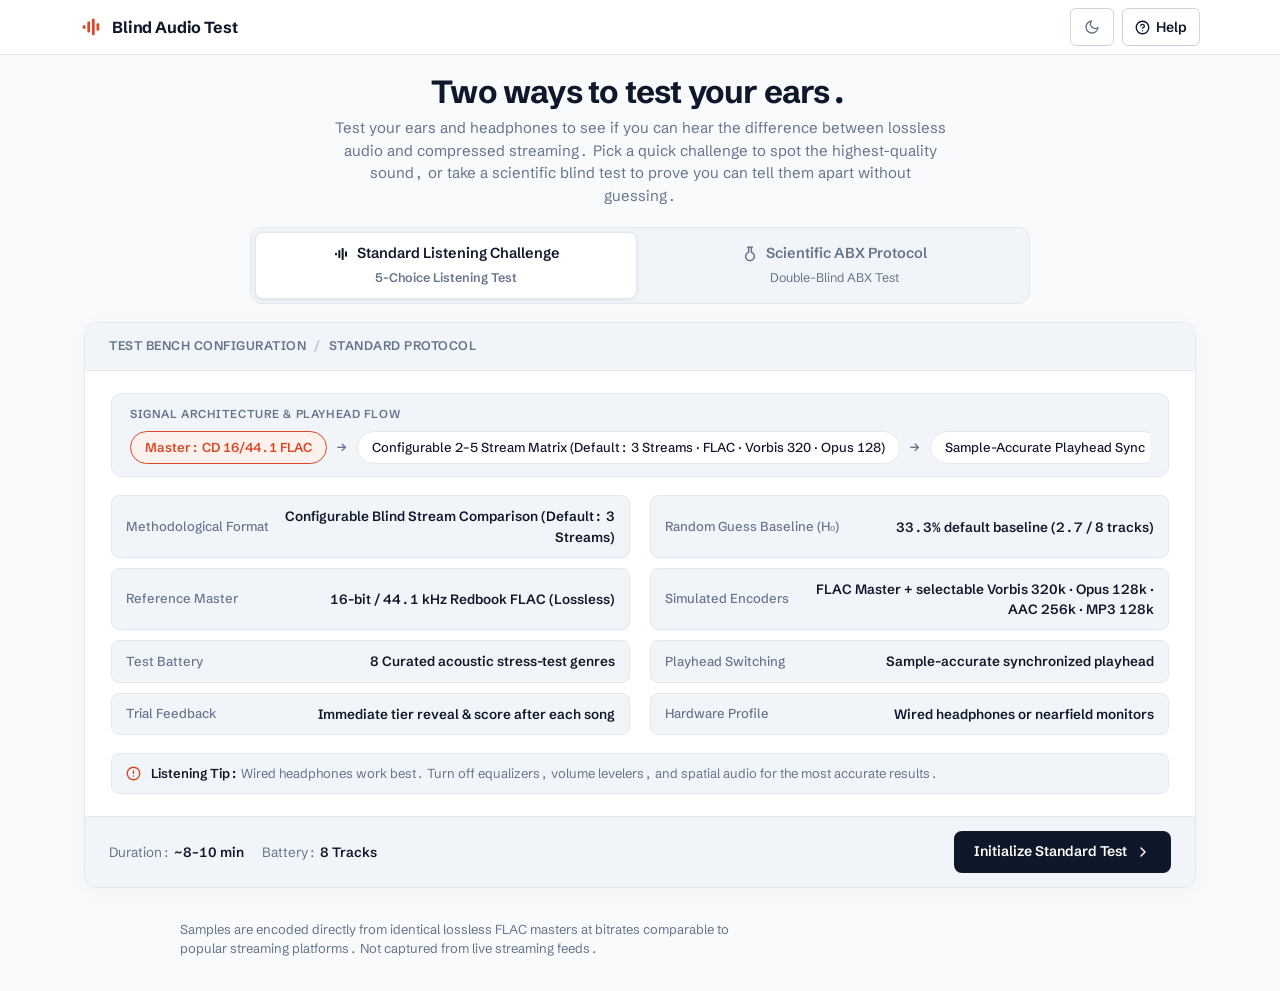
<file: index.html>
<!doctype html>
<html lang="en">
<head>
<meta charset="utf-8">
<meta name="viewport" content="width=device-width, initial-scale=1">
<title>Blind Audio Quality Test &middot; Scientific ABX</title>
<link rel="preconnect" href="https://fonts.googleapis.com">
<link rel="preconnect" href="https://fonts.gstatic.com" crossorigin>
<link href="https://fonts.googleapis.com/css2?family=Schibsted+Grotesk:wght@400;500;600;700&display=swap" rel="stylesheet">
<script src="tracks-catalog.js"></script>
<script src="scientific-stats.js"></script>
<script src="scientific-audio.js"></script>
<script>
  (function() {
    try {
      const savedTheme = localStorage.getItem('theme');
      if (savedTheme === 'dark' || (!savedTheme && window.matchMedia && window.matchMedia('(prefers-color-scheme: dark)').matches)) {
        document.documentElement.setAttribute('data-theme', 'dark');
      } else {
        document.documentElement.setAttribute('data-theme', 'light');
      }
    } catch (e) { /* Fallback: localStorage restricted by browser security or private browsing mode */ }
  })();
</script>
<link rel="stylesheet" href="style.css">
</head>
<body>

<header class="bar">
  <div class="bar-in">
    <div class="brand" id="brand-home" role="button" tabindex="0" title="Return to Mode Portal">
      <svg width="22" height="22" viewBox="0 0 24 24" fill="currentColor" aria-hidden="true"><rect x="3" y="10" width="3" height="4" rx="1"/><rect x="8" y="6" width="3" height="12" rx="1"/><rect x="13" y="3" width="3" height="18" rx="1"/><rect x="18" y="8" width="3" height="8" rx="1"/></svg>
      <span>Blind Audio Test</span>
    </div>
    <span class="mode-badge badge-standard" id="mode-badge" style="display: none;">Standard</span>
    <div class="progress" id="progress" role="progressbar" aria-label="Test progress" aria-valuenow="0" aria-valuemin="0" aria-valuemax="8" style="display: none;">
      <div class="segs" id="segs"></div>
      <span class="progress-text" id="progress-text"></span>
    </div>
    <div class="bar-actions">
      <button class="btn btn-quiet btn-sm" id="btn-theme-toggle" title="Toggle theme" aria-label="Toggle dark/light theme">
        <svg class="icon-sun" width="16" height="16" viewBox="0 0 24 24" fill="none" stroke="currentColor" stroke-width="2" stroke-linecap="round" stroke-linejoin="round" style="display: none;" aria-hidden="true"><circle cx="12" cy="12" r="5"/><line x1="12" y1="1" x2="12" y2="3"/><line x1="12" y1="21" x2="12" y2="23"/><line x1="4.22" y1="4.22" x2="5.64" y2="5.64"/><line x1="18.36" y1="18.36" x2="19.78" y2="19.78"/><line x1="1" y1="12" x2="3" y2="12"/><line x1="21" y1="12" x2="23" y2="12"/><line x1="4.22" y1="19.78" x2="5.64" y2="18.36"/><line x1="18.36" y1="5.64" x2="19.78" y2="4.22"/></svg>
        <svg class="icon-moon" width="16" height="16" viewBox="0 0 24 24" fill="none" stroke="currentColor" stroke-width="2" stroke-linecap="round" stroke-linejoin="round" aria-hidden="true"><path d="M21 12.79A9 9 0 1 1 11.21 3 7 7 0 0 0 21 12.79z"/></svg>
      </button>
      <button class="btn btn-quiet btn-sm btn-top-hotkeys" id="btn-top-hotkeys" title="Help &amp; Protocols (?)" aria-label="View testing guide and keyboard shortcuts">
        <svg width="15" height="15" viewBox="0 0 24 24" fill="none" stroke="currentColor" stroke-width="2.2" stroke-linecap="round" stroke-linejoin="round"><circle cx="12" cy="12" r="10"/><path d="M9.09 9a3 3 0 0 1 5.83 1c0 2-3 3-3 3"/><line x1="12" y1="17" x2="12.01" y2="17"/></svg>
        <span class="lbl-hotkeys">Help</span>
      </button>
      <button class="btn btn-quiet btn-sm" id="reshuffle" aria-label="Reshuffle songs" style="display: none;">
        <svg width="16" height="16" viewBox="0 0 24 24" fill="none" stroke="currentColor" stroke-width="2" stroke-linecap="round" stroke-linejoin="round" aria-hidden="true"><path d="M21.5 2v6h-6M21.34 15.57a10 10 0 1 1-.57-8.38l5.67-5.67"/></svg>
        <span class="lbl">Reshuffle</span>
      </button>
      <button class="btn btn-quiet btn-sm" id="btn-switch-mode" aria-label="Switch Test Mode" style="display: none;">
        <svg width="16" height="16" viewBox="0 0 24 24" fill="none" stroke="currentColor" stroke-width="2" stroke-linecap="round" stroke-linejoin="round" aria-hidden="true"><polyline points="16 3 21 3 21 8"/><line x1="4" y1="20" x2="21" y2="3"/><polyline points="21 16 21 21 16 21"/><line x1="15" y1="15" x2="21" y2="21"/><line x1="4" y1="4" x2="9" y2="9"/></svg>
        <span class="lbl">Switch Mode</span>
      </button>
    </div>
  </div>
</header>

<!-- ==========================================================================
     1. MODE SELECTION VIEW (#view-mode-select)
     ========================================================================== -->
<div id="view-mode-select" class="page view">
  <div class="portal-hero">
    <h1>Two ways to test your ears.</h1>
    <p class="lede">Test your ears and headphones to see if you can hear the difference between lossless audio and compressed streaming. Pick a quick challenge to spot the highest-quality sound, or take a scientific blind test to prove you can tell them apart without guessing.</p>
  </div>

  <!-- Segmented Methodology Switcher -->
  <div class="bench-switcher" role="tablist" aria-label="Acoustic Evaluation Methodology">
    <button class="bench-tab active" role="tab" id="tab-bench-standard" aria-selected="true" aria-controls="panel-bench-standard">
      <span class="bench-tab-title">
        <svg width="16" height="16" viewBox="0 0 24 24" fill="currentColor" aria-hidden="true"><rect x="3" y="10" width="3" height="4" rx="1"/><rect x="8" y="6" width="3" height="12" rx="1"/><rect x="13" y="3" width="3" height="18" rx="1"/><rect x="18" y="8" width="3" height="8" rx="1"/></svg>
        Standard Listening Challenge
      </span>
      <span class="bench-tab-sub">5-Choice Listening Test</span>
    </button>
    <button class="bench-tab" role="tab" id="tab-bench-scientific" aria-selected="false" aria-controls="panel-bench-scientific">
      <span class="bench-tab-title">
        <svg width="16" height="16" viewBox="0 0 24 24" fill="none" stroke="currentColor" stroke-width="2.2" stroke-linecap="round" stroke-linejoin="round" aria-hidden="true"><path d="M10 2v7.31M14 2v7.31M8.5 2h7M14 9.3a6.5 6.5 0 1 1-4 0"/></svg>
        Scientific ABX Protocol
      </span>
      <span class="bench-tab-sub">Double-Blind ABX Test</span>
    </button>
  </div>

  <!-- Unified Test Bench Console -->
  <div class="bench-console" role="region" aria-label="Test Bench Configuration">
    <!-- Panel 1: Standard Mode -->
    <div id="panel-bench-standard" class="bench-panel" role="tabpanel" aria-labelledby="tab-bench-standard">
      <div class="bench-header">
        <div class="bench-header-title">
          <span>Test Bench Configuration</span>
          <span style="opacity: 0.4;">/</span>
          <span>Standard Protocol</span>
        </div>
      </div>

      <div class="bench-body">
        <div class="signal-chain">
          <div class="signal-chain-label">Signal Architecture &amp; Playhead Flow</div>
          <div class="signal-flow">
            <span class="signal-node highlight">Master: CD 16/44.1 FLAC</span>
            <span class="signal-arrow">&rarr;</span>
            <span class="signal-node">Configurable 2–5 Stream Matrix (Default: 3 Streams &middot; FLAC &middot; Vorbis 320 &middot; Opus 128)</span>
            <span class="signal-arrow">&rarr;</span>
            <span class="signal-node">Sample-Accurate Playhead Sync</span>
            <span class="signal-arrow">&rarr;</span>
            <span class="signal-node">Instant Reveal &amp; Ranking</span>
          </div>
        </div>

        <div class="bench-spec-grid bench-spec-table">
          <div class="spec-item">
            <span class="spec-label">Methodological Format</span>
            <span class="spec-val">Configurable Blind Stream Comparison (Default: 3 Streams)</span>
          </div>
          <div class="spec-item">
            <span class="spec-label">Random Guess Baseline (H₀)</span>
            <span class="spec-val"><span class="mono-spec">33.3%</span> default baseline (2.7 / 8 tracks)</span>
          </div>
          <div class="spec-item">
            <span class="spec-label">Reference Master</span>
            <span class="spec-val"><span class="mono-spec">16-bit / 44.1 kHz</span> Redbook FLAC (Lossless)</span>
          </div>
          <div class="spec-item">
            <span class="spec-label">Simulated Encoders</span>
            <span class="spec-val"><span class="mono-spec">FLAC Master</span> + selectable <span class="mono-spec">Vorbis 320k</span> &middot; <span class="mono-spec">Opus 128k</span> &middot; <span class="mono-spec">AAC 256k</span> &middot; <span class="mono-spec">MP3 128k</span></span>
          </div>
          <div class="spec-item">
            <span class="spec-label">Test Battery</span>
            <span class="spec-val">8 Curated acoustic stress-test genres</span>
          </div>
          <div class="spec-item">
            <span class="spec-label">Playhead Switching</span>
            <span class="spec-val">Sample-accurate synchronized playhead</span>
          </div>
          <div class="spec-item">
            <span class="spec-label">Trial Feedback</span>
            <span class="spec-val">Immediate tier reveal &amp; score after each song</span>
          </div>
          <div class="spec-item">
            <span class="spec-label">Hardware Profile</span>
            <span class="spec-val">Wired headphones or nearfield monitors</span>
          </div>
        </div>

        <div class="bench-advisory">
          <svg width="15" height="15" viewBox="0 0 24 24" fill="none" stroke="currentColor" stroke-width="2.2" stroke-linecap="round" stroke-linejoin="round" aria-hidden="true"><circle cx="12" cy="12" r="10"/><line x1="12" y1="8" x2="12" y2="12"/><line x1="12" y1="16" x2="12.01" y2="16"/></svg>
          <span><strong>Listening Tip:</strong> Wired headphones work best. Turn off equalizers, volume levelers, and spatial audio for the most accurate results.</span>
        </div>
      </div>

      <div class="bench-footer">
        <div class="bench-meta">
          <span class="bench-meta-item">Duration: <strong>~8&ndash;10 min</strong></span>
          <span class="bench-meta-item">Battery: <strong>8 Tracks</strong></span>
        </div>
        <div class="bench-actions">
          <button class="btn btn-primary btn-lg" id="btn-launch-standard">
            <span>Initialize Standard Test</span>
            <svg width="16" height="16" viewBox="0 0 24 24" fill="none" stroke="currentColor" stroke-width="2.2" stroke-linecap="round" stroke-linejoin="round" aria-hidden="true"><polyline points="9 18 15 12 9 6"/></svg>
          </button>
        </div>
      </div>
    </div>

    <!-- Panel 2: Scientific ABX Mode -->
    <div id="panel-bench-scientific" class="bench-panel" role="tabpanel" aria-labelledby="tab-bench-scientific" style="display: none;">
      <div class="bench-header">
        <div class="bench-header-title">
          <span>Test Bench Configuration</span>
          <span style="opacity: 0.4;">/</span>
          <span>Scientific ABX Protocol</span>
        </div>
      </div>

      <div class="bench-body">
        <div class="signal-chain">
          <div class="signal-chain-label">Signal Architecture &amp; Blinding Flow</div>
          <div class="signal-flow">
            <span class="signal-node highlight">Master: CD 16/44.1 FLAC</span>
            <span class="signal-arrow">&rarr;</span>
            <span class="signal-node">Comparison Target (AAC &middot; Opus &middot; MP3)</span>
            <span class="signal-arrow">&rarr;</span>
            <span class="signal-node">Hardware CSPRNG Blinding &amp; Gate</span>
            <span class="signal-arrow">&rarr;</span>
            <span class="signal-node">Clopper&ndash;Pearson 95% CI Verdict</span>
          </div>
        </div>

        <div class="bench-spec-grid bench-spec-table">
          <div class="spec-item">
            <span class="spec-label">Methodological Format</span>
            <span class="spec-val">Double-Blind 2-Alternative Forced Choice (2AFC)</span>
          </div>
          <div class="spec-item">
            <span class="spec-label">Null Hypothesis Rate (H₀)</span>
            <span class="spec-val"><span class="mono-spec">50.0%</span> coin-flip baseline chance</span>
          </div>
          <div class="spec-item">
            <span class="spec-label">Reference Master</span>
            <span class="spec-val"><span class="mono-spec">16-bit / 44.1 kHz</span> Redbook FLAC (Lossless)</span>
          </div>
          <div class="spec-item">
            <span class="spec-label">Comparison Target</span>
            <span class="spec-val">Configurable: <span class="mono-spec">Vorbis 320k</span>, <span class="mono-spec">AAC 256k</span>, <span class="mono-spec">Opus 128k</span>, <span class="mono-spec">MP3 128k</span></span>
          </div>
          <div class="spec-item">
            <span class="spec-label">Test Battery</span>
            <span class="spec-val">5 or 8 Curated acoustic stress genres</span>
          </div>
          <div class="spec-item">
            <span class="spec-label">Playhead Switching</span>
            <span class="spec-val"><span class="mono-spec">10ms</span> micro-crossfade with playhead sync</span>
          </div>
          <div class="spec-item">
            <span class="spec-label">Blinding &amp; Audition Gate</span>
            <span class="spec-val">CSPRNG encapsulated &middot; Mandatory <span class="mono-spec">&ge; 2.0s</span> gate</span>
          </div>
          <div class="spec-item">
            <span class="spec-label">Statistical Inference</span>
            <span class="spec-val">Exact binomial <span class="mono-spec">p-value</span> &middot; Clopper&ndash;Pearson <span class="mono-spec">95% CI</span></span>
          </div>
        </div>

        <div class="bench-advisory">
          <svg width="15" height="15" viewBox="0 0 24 24" fill="none" stroke="currentColor" stroke-width="2.2" stroke-linecap="round" stroke-linejoin="round" aria-hidden="true"><circle cx="12" cy="12" r="10"/><line x1="12" y1="8" x2="12" y2="12"/><line x1="12" y1="16" x2="12.01" y2="16"/></svg>
          <span><strong>Testing Tip:</strong> Setting your trial count upfront keeps the test fair and honest. A quick 30-second break between songs gives your ears time to rest.</span>
        </div>
      </div>

      <div class="bench-footer">
        <div class="bench-meta">
          <span class="bench-meta-item">Duration: <strong>~10&ndash;25 min</strong></span>
          <span class="bench-meta-item">Battery: <strong>5 or 8 Tracks (5&ndash;20 trials)</strong></span>
        </div>
        <div class="bench-actions">
          <button class="btn btn-primary btn-lg" id="btn-launch-scientific">
            <span>Configure Scientific ABX</span>
            <svg width="16" height="16" viewBox="0 0 24 24" fill="none" stroke="currentColor" stroke-width="2.2" stroke-linecap="round" stroke-linejoin="round" aria-hidden="true"><polyline points="9 18 15 12 9 6"/></svg>
          </button>
        </div>
      </div>
    </div>
  </div>
</div>

<!-- ==========================================================================
     2. STANDARD MODE VIEW (#view-standard)
     ========================================================================== -->
<main id="view-standard" class="page view" hidden>
  <h1>Can you hear the difference?</h1>
  <p class="lede">Each song presents mystery audio streams: one lossless CD master, and compressed versions from popular streaming services. By default, test Spotify 320 kbps and YouTube Opus 128 kbps against FLAC, or customize the active streams below.</p>

  <div class="touch-note" id="touch-note" role="note">
    <svg width="20" height="20" viewBox="0 0 24 24" fill="none" stroke="currentColor" stroke-width="2" stroke-linecap="round" stroke-linejoin="round" aria-hidden="true"><rect x="5" y="2" width="14" height="20" rx="2" ry="2"/><line x1="12" y1="18" x2="12.01" y2="18"/></svg>
    <span>On a phone? Speakers and Bluetooth earbuds can hide acoustic differences. For a meaningful test, we recommend a computer with wired headphones.</span>
  </div>

  <details class="tips" id="tips" open>
    <summary>
      For a fair listen <span class="hint-time">About 10 minutes</span>
      <svg class="chev" width="20" height="20" viewBox="0 0 24 24" fill="none" stroke="currentColor" stroke-width="2" stroke-linecap="round" stroke-linejoin="round" aria-hidden="true"><polyline points="6 9 12 15 18 9"/></svg>
    </summary>
    <div class="tips-body">
      <div class="tips-grid">
        <div class="tip">
          <svg width="22" height="22" viewBox="0 0 24 24" fill="none" stroke="currentColor" stroke-width="2" stroke-linecap="round" stroke-linejoin="round" aria-hidden="true"><path d="M3 18v-6a9 9 0 0 1 18 0v6"/><path d="M21 19a2 2 0 0 1-2 2h-1a2 2 0 0 1-2-2v-3a2 2 0 0 1 2-2h3zM3 19a2 2 0 0 0 2 2h1a2 2 0 0 0 2-2v-3a2 2 0 0 0-2-2H3z"/></svg>
          <div><b>Use wired headphones</b><span>Bluetooth re-compresses audio and can mask subtle acoustic details.</span></div>
        </div>
        <div class="tip">
          <svg width="22" height="22" viewBox="0 0 24 24" fill="none" stroke="currentColor" stroke-width="2" stroke-linecap="round" stroke-linejoin="round" aria-hidden="true"><path d="M12 22c5.523 0 10-4.477 10-10S17.523 2 12 2 2 6.477 2 12s4.477 10 10 10z"/><path d="m4.93 4.93 14.14 14.14"/></svg>
          <div><b>Find a quiet room</b><span>Background noise masks decay tails and micro-transients.</span></div>
        </div>
        <div class="tip">
          <svg width="22" height="22" viewBox="0 0 24 24" fill="none" stroke="currentColor" stroke-width="2" stroke-linecap="round" stroke-linejoin="round" aria-hidden="true"><polygon points="11 5 6 9 2 9 2 15 6 15 11 19 11 5"/><path d="M15.54 8.46a5 5 0 0 1 0 7.07"/></svg>
          <div><b>Turn off sound effects</b><span>Switch off EQ, bass boost, Dolby Atmos, and spatial audio.</span></div>
        </div>
        <div class="tip">
          <svg width="22" height="22" viewBox="0 0 24 24" fill="none" stroke="currentColor" stroke-width="2" stroke-linecap="round" stroke-linejoin="round" aria-hidden="true"><circle cx="12" cy="12" r="3"/><path d="M19.4 15a1.65 1.65 0 0 0 .33 1.82l.06.06a2 2 0 0 1 0 2.83 2 2 0 0 1-2.83 0l-.06-.06a1.65 1.65 0 0 0-1.82-.33 1.65 1.65 0 0 0-1 1.51V21a2 2 0 0 1-2 2 2 2 0 0 1-2-2v-.09A1.65 1.65 0 0 0 9 19.4a1.65 1.65 0 0 0-1.82.33l-.06.06a2 2 0 0 1-2.83 0 2 2 0 0 1 0-2.83l.06-.06a1.65 1.65 0 0 0 .33-1.82 1.65 1.65 0 0 0-1.51-1H3a2 2 0 0 1-2-2 2 2 0 0 1 2-2h.09A1.65 1.65 0 0 0 4.6 9a1.65 1.65 0 0 0-.33-1.82l-.06-.06a2 2 0 0 1 0-2.83 2 2 0 0 1 2.83 0l.06.06a1.65 1.65 0 0 0 1.82.33H9a1.65 1.65 0 0 0 1-1.51V3a2 2 0 0 1 2-2 2 2 0 0 1 2 2v.09a1.65 1.65 0 0 0 1 1.51 1.65 1.65 0 0 0 1.82-.33l.06-.06a2 2 0 0 1 2.83 0 2 2 0 0 1 0 2.83l-.06.06a1.65 1.65 0 0 0-.33 1.82V9a1.65 1.65 0 0 0 1.51 1H21a2 2 0 0 1 2 2 2 2 0 0 1-2 2h-.09a1.65 1.65 0 0 0-1.51 1z"/></svg>
          <div><b>Keep volume steady</b><span id="tip-chance-text">With 3 streams, pure random guessing averages 2.7 out of 8 (33% chance level).</span></div>
        </div>
      </div>
      <div class="tips-foot"><button class="btn btn-primary btn-sm" id="tips-ok">Got it</button></div>
    </div>
  </details>

  <!-- Standard Mode Stream Configurator -->
  <div class="std-stream-bar" id="std-stream-bar">
    <div class="std-stream-header">
      <div class="std-stream-title-group">
        <span class="std-stream-title">Streams to Compare</span>
        <span class="std-stream-badge" id="std-stream-badge">3 of 5 active &middot; 33.3% chance per track</span>
      </div>
      <button type="button" class="btn btn-quiet btn-xs" id="btn-std-reset-streams" title="Reset to default 3 streams (FLAC, Vorbis 320, Opus 128)">Reset to Default</button>
    </div>
    <div class="std-stream-chips" id="std-stream-chips" role="group" aria-label="Select audio streams to compare"></div>
  </div>

  <h2 class="sr-only">Songs</h2>
  <ol class="panel" id="qlist"></ol>

  <section class="results" id="results" hidden aria-labelledby="r-title"></section>
</main>

<!-- ==========================================================================
     3. SCIENTIFIC SETUP VIEW (#view-scientific-setup)
     ========================================================================== -->
<div id="view-scientific-setup" class="page view" hidden>
  <div class="sci-setup-container">
    <span class="badge-tag">Scientific Methodology</span>
    <h1>Double-Blind ABX Perceptual Testing</h1>
    <p class="lede">Strict double-blind statistical protocol designed to determine whether you can reliably hear the difference between lossless audio and compressed formats.</p>

    <!-- HOW DOES IT WORK? -->
    <div class="sci-explainer">
      <h3>How Does It Work?</h3>
      <div class="explainer-grid">
        <div class="explainer-item">
          <div class="explainer-badge">A</div>
          <div>
            <b>Source A (Lossless Master)</b>
            <p>CD-quality uncompressed 16-bit / 44.1 kHz FLAC reference audio.</p>
          </div>
        </div>
        <div class="explainer-item">
          <div class="explainer-badge">B</div>
          <div>
            <b>Source B (Lossy Target)</b>
            <p>Selected lossy encoded stream (Vorbis 320k, AAC 256k, Opus 128k, or MP3 128k).</p>
          </div>
        </div>
        <div class="explainer-item">
          <div class="explainer-badge x">X</div>
          <div>
            <b>Source X (Secret Target)</b>
            <p>Assigned to A or B via cryptographic CSPRNG. Decide: Is X equal to A, or X equal to B?</p>
          </div>
        </div>
      </div>
    </div>

    <!-- Setup Form -->
    <div class="sci-form">
      <!-- 1. Codec Comparison -->
      <div class="form-section">
        <h3>1. Select Codec Comparison</h3>
        <p class="form-sub">Compare CD 16/44.1 FLAC master against:</p>
        <div class="codec-options" role="radiogroup" aria-label="Codec Comparison">
          <label class="option-card" data-codec="vorbis320">
            <input type="radio" name="sci-codec" value="vorbis320">
            <div class="opt-body">
              <span class="opt-title">Spotify Vorbis 320 kbps</span>
              <span class="opt-desc">Spotify Premium highest lossy setting. High-bitrate perceptual coding with subtle high-frequency smoothing.</span>
            </div>
          </label>
          <label class="option-card active" data-codec="aac256">
            <input type="radio" name="sci-codec" value="aac256" checked>
            <div class="opt-body">
              <span class="opt-title">Apple AAC 256 kbps</span>
              <span class="opt-desc">Apple Music standard. High perceptual transparency across broad frequency bands.</span>
            </div>
          </label>
          <label class="option-card" data-codec="opus128">
            <input type="radio" name="sci-codec" value="opus128">
            <div class="opt-body">
              <span class="opt-title">YouTube Music Opus 128 kbps</span>
              <span class="opt-desc">Modern open codec. Industry benchmark for efficient mid-bitrate streaming.</span>
            </div>
          </label>
          <label class="option-card" data-codec="mp3128">
            <input type="radio" name="sci-codec" value="mp3128">
            <div class="opt-body">
              <span class="opt-title">Standard MP3 128 kbps</span>
              <span class="opt-desc">Classic legacy lossy encoding. Audible high-frequency cutoff and stereo collapse.</span>
            </div>
          </label>
        </div>
      </div>

      <!-- 2. Track Battery Selection -->
      <div class="form-section">
        <h3>2. Select Track Battery</h3>
        <p class="form-sub">Number of acoustic genre categories to evaluate:</p>
        <div class="track-options" role="radiogroup" aria-label="Track Battery">
          <label class="option-card active" data-tracks="5">
            <input type="radio" name="sci-tracks" value="5" checked>
            <div class="opt-body">
              <span class="opt-title">5 Tracks (Quick Battery)</span>
              <span class="opt-desc">5 randomly sampled acoustic genres. Ideal for a targeted listening session.</span>
            </div>
          </label>
          <label class="option-card" data-tracks="8">
            <input type="radio" name="sci-tracks" value="8">
            <div class="opt-body">
              <span class="opt-title">8 Tracks (Full Acoustic Battery)</span>
              <span class="opt-desc">All 8 acoustic stress categories (vocals, piano, drums, EDM, funk, pop, orchestra, J-pop).</span>
            </div>
          </label>
        </div>
      </div>

      <!-- 3. Trial Presets -->
      <div class="form-section">
        <h3>3. Select Trial Length (Trials per Track)</h3>
        <p class="form-sub">Inspired by digitalfeed presets. More trials yield greater statistical power and tighter confidence intervals:</p>
        <div class="preset-options" role="radiogroup" aria-label="Trial Count Presets">
          <label class="preset-card" data-preset="5">
            <input type="radio" name="sci-preset" value="5">
            <div class="preset-body">
              <span class="preset-name">"I'm busy, do 5 trials"</span>
              <span class="preset-detail"><span id="preset-busy-n">25</span> total trials &middot; ~5&ndash;10 mins</span>
            </div>
          </label>
          <label class="preset-card active" data-preset="10">
            <input type="radio" name="sci-preset" value="10" checked>
            <div class="preset-body">
              <span class="preset-name">"I'm curious, do 10 trials"</span>
              <span class="preset-detail"><span id="preset-curious-n">50</span> total trials &middot; ~10&ndash;15 mins</span>
            </div>
          </label>
          <label class="preset-card" data-preset="20">
            <input type="radio" name="sci-preset" value="20">
            <div class="preset-body">
              <span class="preset-name">"I'm serious, do 20 trials"</span>
              <span class="preset-detail"><span id="preset-serious-n">100</span> total trials &middot; ~20&ndash;35 mins</span>
            </div>
          </label>
        </div>
      </div>

      <!-- 4. Pre-Registration Statistical Summary Box -->
      <div class="sci-stat-box" id="sci-stat-box">
        <div class="stat-box-header">
          <svg width="20" height="20" viewBox="0 0 24 24" fill="none" stroke="currentColor" stroke-width="2" stroke-linecap="round" stroke-linejoin="round"><path d="M14 2H6a2 2 0 0 0-2 2v16a2 2 0 0 0 2 2h12a2 2 0 0 0 2-2V8z"/><polyline points="14 2 14 8 20 8"/><line x1="16" y1="13" x2="8" y2="13"/><line x1="16" y1="17" x2="8" y2="17"/><polyline points="10 9 9 9 8 9"/></svg>
          <b>Pre-Registration Statistical Summary</b>
        </div>
        <div class="stat-box-grid">
          <div class="stat-pill">
            <span class="stat-label">Total Trials (N)</span>
            <span class="stat-val" id="stat-n">50</span>
          </div>
          <div class="stat-pill">
            <span class="stat-label">Critical Threshold (S_crit)</span>
            <span class="stat-val" id="stat-scrit">32 correct (64%)</span>
          </div>
          <div class="stat-pill">
            <span class="stat-label">Test Size (&alpha;)</span>
            <span class="stat-val" id="stat-alpha">p = 0.0325 (&le; 0.05)</span>
          </div>
          <div class="stat-pill">
            <span class="stat-label">Min Detectable Effect (80%)</span>
            <span class="stat-val" id="stat-mde">72.8%</span>
          </div>
        </div>
        <p class="stat-note" id="stat-note">To establish a statistically significant audible difference (p &le; 0.05), you must achieve at least 32 correct answers out of 50 trials.</p>
      </div>

      <!-- Actions -->
      <div class="sci-setup-actions">
        <button class="btn btn-quiet" id="btn-show-hotkeys">
          <svg width="18" height="18" viewBox="0 0 24 24" fill="none" stroke="currentColor" stroke-width="2" stroke-linecap="round" stroke-linejoin="round"><rect x="2" y="4" width="20" height="16" rx="2"/><line x1="6" y1="8" x2="6" y2="8"/><line x1="10" y1="8" x2="10" y2="8"/><line x1="14" y1="8" x2="14" y2="8"/><line x1="18" y1="8" x2="18" y2="8"/><line x1="6" y1="12" x2="6" y2="12"/><line x1="18" y1="12" x2="18" y2="12"/><line x1="7" y1="16" x2="17" y2="16"/></svg>
          Instructions &amp; Hotkeys
        </button>
        <button class="btn btn-primary btn-lg btn-accent" id="btn-begin-scientific">Begin Test</button>
      </div>
    </div>
  </div>
</div>

<!-- ==========================================================================
     4. SCIENTIFIC TRIAL VIEW (#view-scientific-trial)
     ========================================================================== -->
<div id="view-scientific-trial" class="page view" hidden>
  <div class="sci-trial-card">
    <!-- Meta Counters -->
    <div class="trial-meta-bar">
      <div class="meta-track" id="trial-meta-track">Track 1 of 5</div>
      <div class="meta-trial" id="trial-meta-trial">Trial 1 of 10</div>
      <div class="meta-total" id="trial-meta-total">Total: Trial 1 of 50</div>
    </div>
    <div class="sci-progress-bar">
      <div class="sci-progress-fill" id="trial-progress-fill" style="width: 2%;"></div>
    </div>

    <!-- Track Profile -->
    <div class="sci-track-profile">
      <img id="sci-cover" class="sci-cover" src="covers/song1.jpg" alt="Track cover art">
      <div class="sci-track-info">
        <h2 id="sci-title">All I Ask</h2>
        <div class="sci-artist"><span id="sci-artist">Adele</span> &middot; <span id="sci-cat">Intimate Solo Vocal</span></div>
        <p class="sci-hint" id="sci-hint"><b>Listen for:</b> Vocal sibilance, breath micro-details, and room reverb decay on piano.</p>
      </div>
    </div>

    <!-- Player & Waveform -->
    <div class="sci-player-panel">
      <div class="wave" id="sci-wave" role="slider" tabindex="0" aria-label="Seek position in track" style="--p: 0%">
        <div class="wave-layer" id="sci-wave-bg" aria-hidden="true"></div>
        <div class="wave-layer played" id="sci-wave-fill" aria-hidden="true"></div>
        <div class="playhead" id="sci-playhead"></div>
      </div>
      <div class="sci-transport">
        <div class="time" id="sci-time"><b>0:00</b> / 0:30</div>
        <div class="transport-controls">
          <button class="btn btn-quiet btn-sm" id="btn-sci-play" title="Play / Pause (Space)" aria-label="Play or Pause">
            <svg class="icon-play" width="14" height="14" viewBox="0 0 24 24" fill="currentColor"><polygon points="5 3 19 12 5 21 5 3"/></svg>
            <svg class="icon-pause" width="14" height="14" viewBox="0 0 24 24" fill="currentColor" style="display:none;"><rect x="6" y="4" width="4" height="16"/><rect x="14" y="4" width="4" height="16"/></svg>
            <span class="lbl" id="lbl-sci-play">Play</span>
          </button>
          <button class="btn btn-quiet btn-sm" id="btn-sci-rewind" title="Rewind to start (Home)">
            <svg width="16" height="16" viewBox="0 0 24 24" fill="none" stroke="currentColor" stroke-width="2"><polygon points="11 19 2 12 11 5 11 19"/><polygon points="22 19 13 12 22 5 22 19"/></svg>
          </button>
          <button class="btn btn-quiet btn-sm" id="btn-sci-seek-back" title="Seek back 5s (&larr;)">
            -5s
          </button>
          <button class="btn btn-quiet btn-sm" id="btn-sci-seek-fwd" title="Seek forward 5s (&rarr;)">
            +5s
          </button>
          <button class="btn btn-quiet btn-sm" id="btn-sci-stop" title="Stop playback">
            <svg width="14" height="14" viewBox="0 0 24 24" fill="currentColor"><rect x="5" y="5" width="14" height="14" rx="2"/></svg>
            <span class="lbl">Stop</span>
          </button>
        </div>
      </div>
    </div>

    <!-- 1. LISTEN PANEL -->
    <div class="sci-section-panel">
      <div class="panel-header">
        <h3>1. LISTEN</h3>
        <span class="panel-sub">Audition each source to compare</span>
      </div>
      <div class="listen-buttons">
        <!-- Source A -->
        <button class="source-btn" id="btn-source-a" data-source="A" aria-label="Listen to Source A">
          <div class="source-badge">A</div>
          <span class="source-title">Source A</span>
          <span class="hotkey-hint">A</span>
        </button>

        <!-- Source X -->
        <button class="source-btn" id="btn-source-x" data-source="X" aria-label="Listen to Source X">
          <div class="source-badge">X</div>
          <span class="source-title">Source X</span>
          <span class="hotkey-hint">X</span>
        </button>

        <!-- Source B -->
        <button class="source-btn" id="btn-source-b" data-source="B" aria-label="Listen to Source B">
          <div class="source-badge">B</div>
          <span class="source-title">Source B</span>
          <span class="hotkey-hint">B</span>
        </button>
      </div>
    </div>

    <!-- 2. CHOOSE PANEL -->
    <div class="sci-section-panel">
      <div class="panel-header">
        <h3>2. CHOOSE</h3>
        <span class="gate-message" id="gate-message">Audition A, X, and B to unlock choices</span>
      </div>
      <div class="choose-buttons">
        <button class="choose-btn" id="btn-choose-a" disabled aria-label="Choose X is A">
          <span class="choose-text">X is A</span>
          <span class="hotkey-hint">1</span>
        </button>
        <button class="choose-btn" id="btn-choose-b" disabled aria-label="Choose X is B">
          <span class="choose-text">X is B</span>
          <span class="hotkey-hint">2</span>
        </button>
      </div>
    </div>

    <!-- 3. COMMIT PANEL -->
    <div class="sci-commit-panel">
      <div class="commit-hint" id="commit-hint">Make a choice above to enable commit</div>
      <button class="btn btn-primary btn-lg btn-accent" id="btn-commit-next" disabled>
        <span>Next</span>
        <svg width="18" height="18" viewBox="0 0 24 24" fill="none" stroke="currentColor" stroke-width="2.5"><polyline points="9 18 15 12 9 6"/></svg>
        <span class="hotkey-hint-commit">Enter</span>
      </button>
    </div>
  </div>
</div>

<!-- ==========================================================================
     5. SCIENTIFIC REST VIEW (#view-scientific-rest)
     ========================================================================== -->
<div id="view-scientific-rest" class="page view" hidden>
  <div class="rest-container">
    <div class="rest-card">
      <div class="rest-icon">
        <svg width="48" height="48" viewBox="0 0 24 24" fill="none" stroke="currentColor" stroke-width="1.8"><circle cx="12" cy="12" r="10"/><polyline points="12 6 12 12 16 14"/></svg>
      </div>
      <h2>Auditory Rest &amp; Recovery</h2>
      <p class="rest-sub" id="rest-completed-track">Track 1 of 5 Completed</p>
      
      <div class="rest-countdown-ring">
        <span class="rest-seconds" id="rest-seconds">30</span>
        <span class="rest-sec-label">seconds</span>
      </div>

      <div class="rest-explanation">
        <b>Why rest your ears?</b>
        <p>Continuous critical listening causes high-frequency adaptation and temporary ear fatigue. Taking 30 seconds of quiet allows your ear's hair cells and brain to reset their transient sensitivity for the next track.</p>
      </div>

      <div class="rest-actions">
        <button class="btn btn-primary btn-lg" id="btn-rest-continue">Continue to Next Track</button>
      </div>
    </div>
  </div>
</div>

<!-- ==========================================================================
     6. SCIENTIFIC RESULTS VIEW (#view-scientific-results)
     ========================================================================== -->
<div id="view-scientific-results" class="page view" hidden>
  <div class="sci-results-container">
    <!-- Primary Verdict Banner -->
    <div class="verdict-banner detected" id="sci-verdict-banner">
      <div class="verdict-tag" id="sci-verdict-tag">Scientific ABX Result</div>
      <h1 class="verdict-title" id="sci-verdict-title">Audible Difference Detected</h1>
      <p class="verdict-explanation" id="sci-verdict-exp"></p>
    </div>

    <!-- Key Metrics Grid -->
    <div class="results-stats-grid">
      <div class="r-metric-card r-metric-hero">
        <span class="r-metric-label">Overall Score</span>
        <span class="r-metric-val" id="res-score">32 / 50</span>
        <span class="r-metric-sub" id="res-score-pct">64.0% correct</span>
      </div>
      <div class="r-metric-card r-metric-hero">
        <span class="r-metric-label">Exact Binomial p-value</span>
        <span class="r-metric-val" id="res-p">p = 0.0325</span>
        <span class="r-metric-sub" id="res-p-sub">Threshold: &alpha; &le; 0.05</span>
      </div>
      <div class="r-metric-card">
        <span class="r-metric-label">95% Clopper-Pearson CI</span>
        <span class="r-metric-val" id="res-ci">[49.2%, 77.1%]</span>
        <span class="r-metric-sub">Exact confidence bounds</span>
      </div>
      <div class="r-metric-card">
        <span class="r-metric-label">Response Bias</span>
        <span class="r-metric-val" id="res-bias">Unbiased</span>
        <span class="r-metric-sub" id="res-bias-sub">26 A vs 24 B (p = 0.887)</span>
      </div>
    </div>

    <!-- Per-Track Battery Breakdown -->
    <div class="results-section">
      <div class="section-title-row">
        <h3>Per-Track Battery Breakdown</h3>
        <span class="section-note">Holm-Bonferroni multi-testing correction applied</span>
      </div>
      <div class="table-wrap">
        <table class="sci-table" id="sci-track-table">
          <thead>
            <tr>
              <th>Track</th>
              <th>Artist &amp; Category</th>
              <th>Score</th>
              <th>Raw p</th>
              <th>Holm-Adj p</th>
              <th>Status</th>
            </tr>
          </thead>
          <tbody id="sci-track-tbody"></tbody>
        </table>
      </div>
    </div>

    <!-- Response Bias Diagnostic Panel -->
    <div class="results-section">
      <h3>Response Bias Diagnostic</h3>
      <div class="bias-box" id="sci-bias-box">
        <p id="sci-bias-text"></p>
      </div>
    </div>

    <!-- Actions -->
    <div class="results-action-row">
      <button class="btn btn-primary btn-lg" id="btn-retake-scientific">Retake Test</button>
      <button class="btn btn-quiet btn-lg" id="btn-change-setup">Change Setup</button>
      <button class="btn btn-quiet btn-lg" id="btn-copy-markdown">
        <svg width="18" height="18" viewBox="0 0 24 24" fill="none" stroke="currentColor" stroke-width="2"><rect x="9" y="9" width="13" height="13" rx="2" ry="2"/><path d="M5 15H4a2 2 0 0 1-2-2V4a2 2 0 0 1 2-2h9a2 2 0 0 1 2 2v1"/></svg>
        Copy Markdown Report
      </button>
      <button class="btn btn-quiet btn-lg" id="btn-download-audit">
        <svg width="18" height="18" viewBox="0 0 24 24" fill="none" stroke="currentColor" stroke-width="2"><path d="M21 15v4a2 2 0 0 1-2 2H5a2 2 0 0 1-2-2v-4"/><polyline points="7 10 12 15 17 10"/><line x1="12" y1="15" x2="12" y2="3"/></svg>
        Download Audit Log (JSON)
      </button>
    </div>
  </div>
</div>

<footer class="site">
  <p>Samples are encoded directly from identical lossless FLAC masters at bitrates comparable to popular streaming platforms. Not captured from live streaming feeds.</p>
</footer>

<div class="sr-only" id="live" aria-live="polite"></div>

<!-- Dialog: Standard Reshuffle -->
<dialog id="dlg" aria-labelledby="dlg-title">
  <h2 id="dlg-title">Reshuffle songs?</h2>
  <p id="dlg-text"></p>
  <div class="dlg-actions">
    <button class="btn btn-quiet" id="dlg-cancel">Keep my answers</button>
    <button class="btn btn-primary" id="dlg-ok">Reshuffle</button>
  </div>
</dialog>

<!-- Dialog: Switch Mode Confirmation -->
<dialog id="dlg-switch-mode" aria-labelledby="dlg-switch-title">
  <h2 id="dlg-switch-title">Switch testing mode?</h2>
  <p id="dlg-switch-text">You have a test currently in progress. Switching mode will abandon your current answers.</p>
  <div class="dlg-actions">
    <button class="btn btn-quiet" id="dlg-switch-cancel">Stay on Test</button>
    <button class="btn btn-primary" id="dlg-switch-ok">Switch Mode</button>
  </div>
</dialog>

<!-- Dialog: Universal Help & Protocols Guide -->
<dialog id="dlg-instructions" class="dialog-help" aria-labelledby="dlg-inst-title">
  <div class="dlg-header-row">
    <h2 id="dlg-inst-title">Audio Evaluation Guide</h2>
    <div class="help-nav-tabs" role="tablist" aria-label="Help Guide Topics">
      <button class="help-nav-tab active" id="tab-help-standard" role="tab" aria-selected="true" aria-controls="pane-help-standard" data-target="standard">Standard Challenge</button>
      <button class="help-nav-tab" id="tab-help-scientific" role="tab" aria-selected="false" aria-controls="pane-help-scientific" data-target="scientific">Scientific ABX</button>
      <button class="help-nav-tab" id="tab-help-tips" role="tab" aria-selected="false" aria-controls="pane-help-tips" data-target="tips">Listening Tips</button>
    </div>
  </div>

  <div class="dialog-scroll-body">
    <!-- Pane 1: Standard Challenge -->
    <div id="pane-help-standard" class="help-pane active" role="tabpanel" aria-labelledby="tab-help-standard">
      <div class="help-section-intro">
        A rapid multi-tier streaming challenge designed to test your audio gear and auditory acuity across common audio formats.
      </div>
      <h4>How the Standard Challenge Works</h4>
      <p>1. <b>Configurable Mystery Streams:</b> By default, each track presents 3 mystery audio streams (inspired by the classic NPR listening benchmark): uncompressed CD FLAC master, Spotify Premium Vorbis 320 kbps, and YouTube Opus 128 kbps. You can also customize active streams (adding Apple AAC 256 kbps or legacy MP3 128 kbps) with the stream selector chips.</p>
      <p>2. <b>Sample-Accurate Playhead Sync:</b> Toggle "Keep playhead in sync" to maintain your playback position when switching between samples, letting you contrast the exact same millisecond of music.</p>
      <p>3. <b>Interactive Waveform:</b> Click or drag anywhere along the waveform to scrub directly to transient-dense musical sections (drum intros, cymbals, or vocal passages).</p>
      <p>4. <b>Identify &amp; Reveal:</b> Select which sample you believe is the uncompressed lossless FLAC master for each song, then click <b>Reveal Results</b> at the end of the test to calculate your detection score against chance probability.</p>

      <h4 style="margin-top: 18px;">Keyboard &amp; Scrubber Controls</h4>
      <table class="hotkey-table">
        <tr><td><kbd>Space</kbd></td><td>Toggle Play / Pause on active sample</td></tr>
        <tr><td><kbd>&larr;</kbd> / <kbd>&rarr;</kbd></td><td>Seek -5s / +5s along the waveform</td></tr>
        <tr><td><kbd>Home</kbd> / <kbd>End</kbd></td><td>Jump to track start / end</td></tr>
        <tr><td><kbd>?</kbd></td><td>Open this Help Guide</td></tr>
      </table>
    </div>

    <!-- Pane 2: Scientific ABX -->
    <div id="pane-help-scientific" class="help-pane" role="tabpanel" aria-labelledby="tab-help-scientific" style="display: none;">
      <div class="help-section-intro">
        A rigorous double-blind, randomized ABX evaluation conforming to international audio testing standards (ITU-R BS.1116 / AES).
      </div>
      <h4>How the Scientific ABX Protocol Works</h4>
      <p>1. <b>Double-Blind Blinding:</b> In each trial, <b>A</b> is the lossless CD master, <b>B</b> is the lossy comparison codec, and <b>X</b> is the secret target (cryptographically assigned to either A or B with 50/50 probability by hardware CSPRNG).</p>
      <p>2. <b>Seamless Gapless Switching:</b> Switch between A, X, and B instantly while listening. Playback synchronizes sample-accurately with a 10ms micro-crossfade to eliminate telltale clicks.</p>
      <p>3. <b>Audition Engagement Gate:</b> To prevent rushed guessing and ensure valid statistical data, you must listen to each source (A, X, and B) for at least 2.0 seconds before the choice buttons unlock.</p>
      <p>4. <b>Make Your Choice:</b> Once unlocked, decide whether <b>X is A</b> or <b>X is B</b>, then click <b>Next</b> (or press Enter) to record your answer.</p>
      <p>5. <b>Statistical Analysis:</b> No answers are revealed during testing. Upon battery completion, exact binomial p-values, 95% Clopper&ndash;Pearson confidence intervals, Holm&ndash;Bonferroni multi-track corrections, and response bias diagnostics are rendered.</p>

      <h4 style="margin-top: 18px;">Keyboard Shortcuts (Scientific Mode)</h4>
      <table class="hotkey-table">
        <tr><td><kbd>A</kbd></td><td>Play Source A (Lossless Master)</td></tr>
        <tr><td><kbd>X</kbd></td><td>Play Source X (Secret Target)</td></tr>
        <tr><td><kbd>B</kbd></td><td>Play Source B (Lossy Target)</td></tr>
        <tr><td><kbd>1</kbd></td><td>Choose "X is A" (once unlocked)</td></tr>
        <tr><td><kbd>2</kbd></td><td>Choose "X is B" (once unlocked)</td></tr>
        <tr><td><kbd>Enter</kbd></td><td>Commit choice &amp; advance to next trial</td></tr>
        <tr><td><kbd>Space</kbd></td><td>Toggle Play / Stop playback</td></tr>
        <tr><td><kbd>&larr;</kbd> / <kbd>&rarr;</kbd></td><td>Seek -5s / +5s</td></tr>
        <tr><td><kbd>?</kbd></td><td>Open this Help Guide</td></tr>
      </table>
    </div>

    <!-- Pane 3: Listening Tips & Gear -->
    <div id="pane-help-tips" class="help-pane" role="tabpanel" aria-labelledby="tab-help-tips" style="display: none;">
      <div class="help-section-intro">
        Practical acoustic advice to ensure an accurate evaluation without equipment bottlenecks.
      </div>
      <h4>Equipment &amp; Configuration</h4>
      <p><b>Use Wired Headphones or IEMs:</b> Bluetooth headphones re-encode audio using SBC or AAC compression, masking the subtle differences you are trying to test. A direct wired analog connection guarantees bit-transparent delivery.</p>
      <p><b>Disable Equalization &amp; Enhancements:</b> Turn off software EQ, Bass Boost, Dolby Atmos, Spatial Audio, and volume normalization (Sound Check / ReplayGain) in your OS or browser settings.</p>
      <p><b>Consistent Moderate Volume:</b> Avoid listening at very high sound pressure levels. Human hearing sensitivity changes with loudness (Fletcher&ndash;Munson curves), and fatigue accelerates quickly at high volumes.</p>

      <h4 style="margin-top: 18px;">Critical Listening Cues</h4>
      <p><b>High-Frequency Cymbals &amp; Shimmer:</b> Lossy audio codecs struggle most with non-harmonic, high-frequency transients. Listen for "swishing", watery swooshes, or blunted cymbal decays.</p>
      <p><b>Transient Attacks:</b> Snare strikes, acoustic guitar fingerpicks, and hi-hat hits. Lossy codecs can introduce pre-echo or soften the sharpness of attack edges.</p>
      <p><b>Room Reverberation:</b> In sparse or quiet passages, listen to how acoustic hall reverb fades naturally into silence.</p>
      <p><b>Ear Fatigue:</b> Auditory adaptation sets in after 10&ndash;15 minutes of critical listening. Take 30-second rests between tracks to reset your acoustic perception.</p>
    </div>
  </div>
  <div class="dlg-actions">
    <button class="btn btn-primary" id="dlg-inst-close">Got it</button>
  </div>
</dialog>

<script>
  /* Data (loaded from tracks-catalog.js) */
  const CODECS = (typeof window !== 'undefined' && window.CODECS) || (typeof TracksCatalog !== 'undefined' ? TracksCatalog.CODECS : {});
  const KEYS = (typeof window !== 'undefined' && window.KEYS) || (typeof TracksCatalog !== 'undefined' ? TracksCatalog.KEYS : ['flac', 'vorbis320', 'aac256', 'opus128', 'mp3128']);
  const SONG_CATEGORIES = (typeof window !== 'undefined' && window.SONG_CATEGORIES) || (typeof TracksCatalog !== 'undefined' ? TracksCatalog.SONG_CATEGORIES : []);
  const DEFAULT_STD_KEYS = ['flac', 'vorbis320', 'opus128'];
  let standardActiveKeys = [...DEFAULT_STD_KEYS];

  const I = {
    play:   '<svg width="22" height="22" viewBox="0 0 24 24" fill="currentColor" aria-hidden="true"><polygon points="6 4 20 12 6 20 6 4"/></svg>',
    pause:  '<svg width="22" height="22" viewBox="0 0 24 24" fill="currentColor" aria-hidden="true"><rect x="6" y="4" width="4" height="16" rx="1"/><rect x="14" y="4" width="4" height="16" rx="1"/></svg>',
    check:  '<svg viewBox="0 0 24 24" fill="none" stroke="currentColor" stroke-width="2.6" stroke-linecap="round" stroke-linejoin="round" aria-hidden="true"><polyline points="20 6 9 17 4 12"/></svg>',
    cross:  '<svg viewBox="0 0 24 24" fill="none" stroke="currentColor" stroke-width="2.6" stroke-linecap="round" stroke-linejoin="round" aria-hidden="true"><line x1="18" y1="6" x2="6" y2="18"/><line x1="6" y1="6" x2="18" y2="18"/></svg>',
    checkC: '<svg viewBox="0 0 24 24" fill="none" stroke="currentColor" stroke-width="2" stroke-linecap="round" stroke-linejoin="round" aria-hidden="true"><circle cx="12" cy="12" r="10"/><polyline points="16 9 10 15 7 12"/></svg>',
    crossC: '<svg viewBox="0 0 24 24" fill="none" stroke="currentColor" stroke-width="2" stroke-linecap="round" stroke-linejoin="round" aria-hidden="true"><circle cx="12" cy="12" r="10"/><line x1="15" y1="9" x2="9" y2="15"/><line x1="9" y1="9" x2="15" y2="15"/></svg>',
    chev:   '<svg width="20" height="20" viewBox="0 0 24 24" fill="none" stroke="currentColor" stroke-width="2" stroke-linecap="round" stroke-linejoin="round" aria-hidden="true"><polyline points="6 9 12 15 18 9"/></svg>'
  };

  /* Helpers */
  const $ = (s, r = document) => r.querySelector(s);
  const $$ = (s, r = document) => Array.from((r && r.querySelectorAll) ? r.querySelectorAll(s) : []);
  const esc = s => String(s).replace(/[&<>"]/g, c => ({ '&': '&amp;', '<': '&lt;', '>': '&gt;', '"': '&quot;' }[c]));
  const fmt = t => Math.floor(t / 60) + ':' + String(Math.floor(t % 60)).padStart(2, '0');
  const smooth = () => matchMedia('(prefers-reduced-motion: reduce)').matches ? 'auto' : 'smooth';
  const announce = m => { $('#live').textContent = ''; setTimeout(() => $('#live').textContent = m, 50); };

  function shuffle(a) {
    const r = [...a];
    const hasCrypto = typeof crypto !== 'undefined' && typeof crypto.getRandomValues === 'function';
    for (let i = r.length - 1; i > 0; i--) {
      let j;
      if (hasCrypto) {
        const buf = new Uint32Array(1);
        crypto.getRandomValues(buf);
        j = Math.floor((buf[0] / 4294967296) * (i + 1));
      } else {
        j = Math.floor(Math.random() * (i + 1));
      }
      [r[i], r[j]] = [r[j], r[i]];
    }
    return r;
  }

  function rng(seed) {
    return function () {
      seed |= 0; seed = seed + 0x6D2B79F5 | 0;
      let t = Math.imul(seed ^ seed >>> 15, 1 | seed);
      t = t + Math.imul(t ^ t >>> 7, 61 | t) ^ t;
      return ((t ^ t >>> 14) >>> 0) / 4294967296;
    };
  }

  /* Generate 96 height bars per song */
  function getWaveBars(songId) {
    const r = rng(songId * 977 + 13), n = 96; let env = .5; const out = [];
    for (let k = 0; k < n; k++) {
      const sect = .55 + .4 * Math.sin(k / n * Math.PI * 3 + songId);
      env = Math.max(.25, Math.min(1, env + (r() - .5) * .35));
      out.push(Math.round(14 + 56 * Math.max(.12, Math.min(1, env * sect * (.7 + r() * .5)))));
    }
    return out;
  }

  /* ==========================================================================
     SPA VIEW ARCHITECTURE & NAVIGATION
     ========================================================================== */
  const VIEWS = {
    MODE_SELECT: 'view-mode-select',
    STANDARD:    'view-standard',
    SCI_SETUP:   'view-scientific-setup',
    SCI_TRIAL:   'view-scientific-trial',
    SCI_REST:    'view-scientific-rest',
    SCI_RESULTS: 'view-scientific-results'
  };

  let currentView = VIEWS.MODE_SELECT;

  function switchView(targetView) {
    // Stop standard mode audio if leaving standard
    if (currentView === VIEWS.STANDARD && targetView !== VIEWS.STANDARD) {
      pauseAllAudio();
      if (S) S.playing = false;
    }
    // Stop scientific audio if leaving trial
    if (currentView === VIEWS.SCI_TRIAL && targetView !== VIEWS.SCI_TRIAL) {
      if (typeof ScientificAudioEngine !== 'undefined') {
        ScientificAudioEngine.stop();
      }
      if (sciPlayheadInterval) {
        clearInterval(sciPlayheadInterval);
        sciPlayheadInterval = null;
      }
    }
    // Clear rest countdown if leaving rest view
    if (currentView === VIEWS.SCI_REST && targetView !== VIEWS.SCI_REST) {
      if (restCountdownInterval) {
        clearInterval(restCountdownInterval);
        restCountdownInterval = null;
      }
    }

    Object.values(VIEWS).forEach(vId => {
      const el = document.getElementById(vId);
      if (el) {
        el.hidden = (vId !== targetView);
      }
    });

    currentView = targetView;
    updateTopBar();
    window.scrollTo({ top: 0, behavior: 'auto' });

    // Always ensure live playback animation loop runs when entering trial view
    if (targetView === VIEWS.SCI_TRIAL) {
      startSciLiveLoop();
    }
  }

  function updateTopBar() {
    const badge = $('#mode-badge');
    const prog = $('#progress');
    const reshuffleBtn = $('#reshuffle');
    const switchBtn = $('#btn-switch-mode');

    if (currentView === VIEWS.MODE_SELECT) {
      if (badge) badge.style.display = 'none';
      if (prog) prog.style.display = 'none';
      if (reshuffleBtn) reshuffleBtn.style.display = 'none';
      if (switchBtn) switchBtn.style.display = 'none';
    } else if (currentView === VIEWS.STANDARD) {
      if (badge) {
        badge.style.display = 'inline-flex';
        badge.textContent = 'Standard Mode';
        badge.className = 'mode-badge badge-standard';
      }
      if (prog) prog.style.display = 'flex';
      if (reshuffleBtn) reshuffleBtn.style.display = 'inline-flex';
      if (switchBtn) switchBtn.style.display = 'inline-flex';
      renderBar();
    } else {
      // Scientific Views
      if (badge) {
        badge.style.display = 'inline-flex';
        badge.textContent = 'Scientific ABX';
        badge.className = 'mode-badge badge-sci';
      }
      if (reshuffleBtn) reshuffleBtn.style.display = 'none';
      if (switchBtn) switchBtn.style.display = 'inline-flex';

      if (currentView === VIEWS.SCI_SETUP) {
        if (prog) prog.style.display = 'none';
      } else if (currentView === VIEWS.SCI_TRIAL || currentView === VIEWS.SCI_REST) {
        if (prog) {
          prog.style.display = 'flex';
          const trackK = sciTestState ? sciTestState.currentTrackIndex + 1 : 1;
          const trackTotal = sciTestState ? sciTestState.trackCount : 5;
          const trialT = sciTestState ? sciTestState.currentTrialIndex + 1 : 1;
          const trialPerTrack = sciTestState ? sciTestState.trialsPerTrack : 10;
          
          const segsEl = $('#segs');
          if (segsEl) {
            segsEl.innerHTML = Array.from({ length: trackTotal }, (_, i) => {
              let cls = '';
              if (sciTestState && i < sciTestState.currentTrackIndex) cls = 'done';
              else if (sciTestState && i === sciTestState.currentTrackIndex) cls = 'current';
              return `<div class="seg ${cls}"></div>`;
            }).join('');
          }
          const progText = $('#progress-text');
          if (progText) {
            progText.textContent = `Track ${trackK}/${trackTotal} • Trial ${trialT}/${trialPerTrack}`;
          }
        }
      } else if (currentView === VIEWS.SCI_RESULTS) {
        if (prog) {
          prog.style.display = 'flex';
          const segsEl = $('#segs');
          if (segsEl) {
            const trackTotal = sciTestState ? sciTestState.trackCount : 5;
            segsEl.innerHTML = Array.from({ length: trackTotal }, () => `<div class="seg done"></div>`).join('');
          }
          const progText = $('#progress-text');
          if (progText) {
            progText.textContent = 'Battery Complete';
          }
        }
      }
    }
  }

  function handleModeSwitchRequest() {
    const isStandardActive = currentView === VIEWS.STANDARD && S && S.qs.some(q => q.locked) && !S.qs.every(q => q.locked);
    const isSciActive = (currentView === VIEWS.SCI_TRIAL || currentView === VIEWS.SCI_REST) && sciTestState && sciTestState.trials.length > 0;

    if (isStandardActive || isSciActive) {
      const dlgSwitch = $('#dlg-switch-mode');
      if (dlgSwitch) dlgSwitch.showModal();
    } else {
      switchView(VIEWS.MODE_SELECT);
    }
  }

  $('#btn-switch-mode').addEventListener('click', handleModeSwitchRequest);
  $('#brand-home').addEventListener('click', handleModeSwitchRequest);
  $('#brand-home').addEventListener('keydown', e => { if (e.key === 'Enter') handleModeSwitchRequest(); });

  $('#dlg-switch-cancel').addEventListener('click', () => $('#dlg-switch-mode').close());
  $('#dlg-switch-ok').addEventListener('click', () => {
    $('#dlg-switch-mode').close();
    pauseAllAudio();
    if (typeof ScientificAudioEngine !== 'undefined') {
      ScientificAudioEngine.stop();
    }
    switchView(VIEWS.MODE_SELECT);
  });

  /* ==========================================================================
     BENCH CONSOLE PROTOCOL SWITCHER
     ========================================================================== */
  const tabBenchStandard = $('#tab-bench-standard');
  const tabBenchScientific = $('#tab-bench-scientific');
  const panelBenchStandard = $('#panel-bench-standard');
  const panelBenchScientific = $('#panel-bench-scientific');

  function setBenchProtocol(proto) {
    const isStd = proto === 'standard';
    if (tabBenchStandard && tabBenchScientific) {
      tabBenchStandard.classList.toggle('active', isStd);
      tabBenchStandard.setAttribute('aria-selected', isStd ? 'true' : 'false');
      tabBenchScientific.classList.toggle('active', !isStd);
      tabBenchScientific.setAttribute('aria-selected', !isStd ? 'true' : 'false');
    }
    if (panelBenchStandard && panelBenchScientific) {
      panelBenchStandard.style.display = isStd ? 'block' : 'none';
      panelBenchScientific.style.display = !isStd ? 'block' : 'none';
    }
  }

  if (tabBenchStandard && tabBenchScientific) {
    tabBenchStandard.addEventListener('click', () => setBenchProtocol('standard'));
    tabBenchScientific.addEventListener('click', () => setBenchProtocol('scientific'));
  }

  $('#btn-launch-standard').addEventListener('click', () => {
    switchView(VIEWS.STANDARD);
    if (!S) S = makeState(false);
    render();
  });

  $('#btn-launch-scientific').addEventListener('click', () => {
    switchView(VIEWS.SCI_SETUP);
    updatePreRegStats();
  });

  /* ==========================================================================
     STANDARD MODE AUDIO ENGINE & STATE
     ========================================================================== */
  const audioMap = new Map(); // key: `${qIdx}-${sIdx}` -> HTMLAudioElement

  function getAudioEl(qIdx, sIdx, src) {
    const key = `${qIdx}-${sIdx}`;
    if (!audioMap.has(key)) {
      const audio = new Audio();
      audio.preload = 'metadata';
      audio.src = src;

      audio.addEventListener('timeupdate', () => {
        const q = S.qs[qIdx];
        if (!q || q.cur !== sIdx || !S.playing) return;
        const maxDur = (audio && audio.duration && !isNaN(audio.duration) && audio.duration > 0) ? audio.duration : 30;
        q.pos = Math.min(maxDur, audio.currentTime);
        q.heardT[sIdx] += 0.25;
        if (q.heardT[sIdx] >= 2.0 && !q.heard.has(sIdx)) {
          q.heard.add(sIdx);
          render();
          return;
        }
        paint();
      });

      audio.addEventListener('ended', () => {
        const q = S.qs[qIdx];
        if (!q) return;
        S.playing = false;
        q.pos = 0;
        audio.currentTime = 0;
        render();
      });

      audio.addEventListener('error', (e) => {
        console.error(`Audio loading error on Q${qIdx + 1} Sample ${sIdx + 1}:`, e);
        const q = S.qs[qIdx];
        if (q) {
          q.load[sIdx] = 'error';
          if (q.cur === sIdx) S.playing = false;
          render();
        }
      });

      audioMap.set(key, audio);
    }
    return audioMap.get(key);
  }

  function pauseAllAudio() {
    audioMap.forEach(a => {
      if (!a.paused) a.pause();
    });
  }

  let S;
  let selectedContenderIdx = [0, 0, 0, 0, 0, 0, 0, 0];

  function makeState(reshuffleContenders = false) {
    pauseAllAudio();
    audioMap.clear();

    if (reshuffleContenders) {
      selectedContenderIdx = selectedContenderIdx.map(() => Math.random() > 0.5 ? 1 : 0);
    }

    const activeSongs = SONG_CATEGORIES.map((cat, idx) => {
      const cIdx = selectedContenderIdx[idx] || 0;
      return cat.contenders[cIdx];
    });

    const activeKeys = [...standardActiveKeys];

    const qs = activeSongs.map((s, i) => ({
      ...s,
      i,
      order: shuffle(activeKeys),
      pick: null,
      locked: false,
      heard: new Set(),
      heardT: activeKeys.map(() => 0),
      load: activeKeys.map(() => 'ready'),
      pos: 0,
      posS: activeKeys.map(() => 0),
      cur: null,
      waveBars: getWaveBars(s.id)
    }));

    const prevOpen = (S && typeof S.open === 'number') ? Math.max(0, Math.min(S.open, qs.length - 1)) : 0;
    const prevSync = (S && typeof S.sync === 'boolean') ? S.sync : true;
    return {
      qs,
      open: reshuffleContenders ? 0 : prevOpen,
      playing: false,
      sync: prevSync
    };
  }

  function renderStandardStreamBar() {
    const bar = $('#std-stream-bar');
    if (!bar) return;
    const badge = $('#std-stream-badge');
    const resetBtn = $('#btn-std-reset-streams');
    const chipsContainer = $('#std-stream-chips');
    const tipChanceText = $('#tip-chance-text');
    if (!chipsContainer) return;

    const count = standardActiveKeys.length;
    const pct = (100 / count).toFixed(1);
    const avgChance = (8 / count).toFixed(1);
    if (badge) {
      badge.textContent = `${count} of ${KEYS.length} active \u2022 ${pct}% chance per track`;
    }
    if (tipChanceText) {
      tipChanceText.textContent = `With ${count} streams, pure random guessing averages ${avgChance} out of 8 (${Math.round(100 / count)}% chance level).`;
    }
    if (resetBtn) {
      const isDefault = standardActiveKeys.length === DEFAULT_STD_KEYS.length &&
        DEFAULT_STD_KEYS.every(k => standardActiveKeys.includes(k));
      resetBtn.style.opacity = isDefault ? '0.4' : '1';
      resetBtn.disabled = isDefault;
    }

    chipsContainer.innerHTML = KEYS.map(k => {
      const c = CODECS[k];
      const isActive = standardActiveKeys.includes(k);
      const isLocked = k === 'flac';
      const icon = isActive ? I.check : '<span class="plus-icon">+</span>';
      const cls = ['std-chip', isActive ? 'active' : '', isLocked ? 'locked' : ''].filter(Boolean).join(' ');
      const ariaLabel = isLocked
        ? `${c.name} (${c.service}) - Reference master (always active)`
        : `${isActive ? 'Remove' : 'Add'} ${c.name} (${c.service})`;
      return `<button type="button" class="${cls}" data-codec="${k}" aria-pressed="${isActive}" ${isLocked ? 'aria-disabled="true" title="Lossless master is the reference target"' : ''} aria-label="${ariaLabel}">
        <span class="chip-icon">${icon}</span>
        <span class="chip-label"><b>${c.name}</b><span class="chip-service">${c.service}</span></span>
      </button>`;
    }).join('');
  }

  function sampleHTML(q, s) {
    const key = q.order[s], c = CODECS[key], st = q.load[s];
    const active = q.cur === s, playingNow = active && S.playing, reveal = q.locked;
    const isFlac = key === 'flac', isWrong = reveal && q.pick === s && !isFlac;
    const cls = ['s', active ? 'active' : '', reveal ? 'reveal' : '', reveal && isFlac ? 'is-flac' : '', isWrong ? 'is-wrong' : ''].filter(Boolean).join(' ');

    const badge = playingNow ? '<span class="eq" aria-hidden="true"><i></i><i></i><i></i></span>' : (s + 1);
    let top = `<span class="s-label">Sample ${s + 1}</span>`;
    if (reveal) top += `<span class="s-codec"><b>${c.name}</b>${c.service}</span>`;

    let line;
    if (reveal) {
      line = `<span class="rate"><span class="bar-r"><i style="width:${Math.max(8, c.kbps / 700 * 100)}%"></i></span><span>${c.label}</span></span>`;
    } else if (st === 'error') {
      line = `<span class="s-state err">Could not load this audio sample. <button class="link" data-act="retry" data-s="${s}">Retry</button></span>`;
    } else if (playingNow) {
      line = '<span class="s-state now">Playing</span>';
    } else if (active) {
      line = '<span class="s-state">Selected, paused</span>';
    } else {
      line = `<span class="s-state">${q.heard.has(s) ? 'Heard' : 'Not heard yet'}</span>`;
    }

    let mark = '';
    if (reveal) {
      if (q.pick === s && isFlac) mark = `<span class="mark ok">${I.checkC}<span>Correct</span></span>`;
      else if (q.pick === s) mark = `<span class="mark no">${I.crossC}<span>Your pick</span></span>`;
      else if (isFlac) mark = `<span class="mark ok">${I.checkC}<span>Lossless</span></span>`;
    }
    const inner = `<span class="badge-n">${badge}</span><span class="s-top">${top}</span>${line}${mark}`;
    const main = st === 'error'
      ? `<div class="s-main">${inner}</div>`
      : `<button class="s-main" data-act="listen" data-s="${s}" data-fid="s-${q.i}-${s}" aria-pressed="${active}" aria-label="Listen to sample ${s + 1}"><span class="sr-only">Listen to sample ${s + 1}</span>${inner}</button>`;

    let side = '';
    if (!reveal) {
      const on = q.pick === s;
      side = `<button class="pick" data-act="pick" data-s="${s}" data-fid="pick-${q.i}-${s}" aria-pressed="${on}">
        ${on ? I.check : ''}<span>${on ? 'Picked' : 'Pick'}</span>
      </button>`;
    }
    return `<li class="${cls}">${main}${side}</li>`;
  }

  function bodyHTML(q) {
    const bars = q.waveBars.map(h => `<i style="height:${h}px"></i>`).join('');
    const p = (q.pos / 30 * 100).toFixed(2) + '%';
    const flacIdx = q.order.indexOf('flac');
    let foot;
    if (q.locked) {
      const pk = q.order[q.pick], good = pk === 'flac';
      const allDone = S.qs.every(x => x.locked);
      foot = good
        ? `<div class="outcome ok">${I.checkC}<div><b>Correct.</b> Sample ${flacIdx + 1} was the lossless version. You spotted the uncompressed master.</div></div>`
        : `<div class="outcome no">${I.crossC}<div><b>Not this time.</b> You picked ${CODECS[pk].name} (${CODECS[pk].service}). Sample ${flacIdx + 1} was the lossless version.</div></div>`;
      foot += `<div class="outcome-row"><button class="btn btn-primary" data-act="next" data-fid="next-${q.i}">${allDone ? 'See results' : 'Next song'}</button></div>`;
    } else {
      const msg = q.pick === null
        ? `Heard ${q.heard.size} of ${q.order.length}. Listen to each, then pick the one you think is highest quality.`
        : `Sample ${q.pick + 1} picked. Heard ${q.heard.size} of ${q.order.length}. Click confirm to reveal the answer.`;
      foot = `<div class="foot"><span class="foot-msg">${msg}</span><button class="btn btn-primary" data-act="lock" data-fid="lock-${q.i}" ${q.pick === null ? 'disabled' : ''}>Confirm pick</button></div>`;
    }
    return `
      <p class="hint"><b>Listen for:</b>${esc(q.hint)}</p>
      <div class="wave" id="wave-${q.i}" data-fid="wave-${q.i}" role="slider" tabindex="0" aria-label="Seek position in track" aria-valuemin="0" aria-valuemax="30" aria-valuenow="${Math.round(q.pos)}" aria-valuetext="${fmt(q.pos)} of 0:30" style="--p:${p}">
        <div class="wave-layer" aria-hidden="true">${bars}</div>
        <div class="wave-layer played" aria-hidden="true">${bars}</div>
        <div class="playhead"></div>
      </div>
      <div class="transport">
        <button class="play" data-act="toggle" data-fid="play-${q.i}" aria-label="${S.playing && q.cur !== null ? 'Pause' : 'Play'}">
          ${S.playing && q.cur !== null ? I.pause : I.play}
        </button>
        <div class="time" id="time-${q.i}"><b>${fmt(q.pos)}</b> / 0:30</div>
        <label class="sync"><input type="checkbox" role="switch" data-act="sync" data-fid="sync" ${S.sync ? 'checked' : ''}><span class="track"></span><span>Keep position when switching</span></label>
      </div>
      <ul class="samples">${q.order.map((_, s) => sampleHTML(q, s)).join('')}</ul>
      ${foot}`;
  }

  function qHTML(q) {
    const open = S.open === q.i;
    let status;
    if (q.locked) {
      const pk = q.order[q.pick];
      status = pk === 'flac'
        ? `<span class="q-status ok">${I.check} Correct</span>`
        : `<span class="q-status no">${I.cross} Picked ${CODECS[pk].name}</span>`;
    } else {
      status = open ? '<span class="q-status now">Listening</span>' : '<span class="q-status">Not answered</span>';
    }
    return `<li class="q${open ? ' open' : ''}" id="q-${q.i}">
      <h3 class="q-h"><button class="q-head" data-act="open" data-q="${q.i}" data-fid="head-${q.i}" aria-expanded="${open}">
        <span class="q-num">${q.i + 1}</span>
        <span class="thumb"><img src="${q.cover}" class="thumb-img" alt="${esc(q.title)} album art"></span>
        <span class="q-main"><span class="q-title">${esc(q.title)}</span><span class="q-sub">${esc(q.artist)} &middot; ${esc(q.cat)}</span></span>
        ${status}
        <span class="chev">${I.chev}</span>
      </button></h3>
      ${open ? `<div class="q-body" id="qb-${q.i}">${bodyHTML(q)}</div>` : ''}
    </li>`;
  }

  function renderBar() {
    if (!S) return;
    const lockedCount = S.qs.filter(q => q.locked).length;
    $('#segs').innerHTML = S.qs.map((q, i) => {
      const c = q.locked ? 'done' : (i === S.open ? 'current' : '');
      return `<div class="seg ${c}"></div>`;
    }).join('');
    const correctCount = S.qs.filter(q => q.locked && q.order[q.pick] === 'flac').length;
    $('#progress-text').innerHTML = `<span class="full">Answered </span>${lockedCount} of 8 (${correctCount} correct)`;
    $('#progress').setAttribute('aria-valuenow', lockedCount);
  }

  function renderResults() {
    if (!S) return;
    const allDone = S.qs.every(x => x.locked);
    const r = $('#results');
    if (!allDone) { r.hidden = true; r.innerHTML = ''; return; }
    r.hidden = false;

    const activeKeys = [...standardActiveKeys];
    const choiceCount = activeKeys.length;
    const score = S.qs.filter(q => q.order[q.pick] === 'flac').length;
    const pct = Math.round(score / 8 * 100);
    const chanceScore = Math.round(8 / choiceCount);
    const chancePct = Math.round(100 / choiceCount);

    const cells = Array.from({ length: 9 }, (_, i) => {
      const isYou = i === score, isChance = i === chanceScore, upto = i < score;
      const cls = ['cell', upto ? 'upto' : '', isYou ? 'you' : '', isChance ? 'chance' : ''].filter(Boolean).join(' ');
      return `<div class="${cls}" title="${i} of 8 correct${isChance ? ' (chance level)' : ''}">${i}</div>`;
    }).join('');

    let verdict;
    if (score >= 7) {
      verdict = `<b>Exceptional critical listening.</b> You correctly spotted the uncompressed master in ${score} of 8 tracks. Your playback setup and critical ear distinguish subtle high-frequency nuance with high confidence.`;
    } else if (score >= (choiceCount <= 3 ? 5 : 4)) {
      verdict = `<b>Sharp critical listener.</b> You scored ${score} of 8 (${pct}%), reliably distinguishing lossy compression artifacts from the uncompressed master beyond chance probability.`;
    } else {
      verdict = `<b>Natural human hearing.</b> You scored ${score} of 8 (baseline random guessing is ${(8 / choiceCount).toFixed(1)} of 8, or ${chancePct}% per song). Modern lossy audio codecs are designed to be perceptually transparent, discarding frequencies inaudible under normal conditions.`;
    }

    const songsHTML = S.qs.map(q => {
      const pk = q.order[q.pick], good = pk === 'flac';
      const c = CODECS[pk];
      return `<li>
        <span class="mk ${good ? 'ok' : 'no'}">${good ? I.check : I.cross}</span>
        <div><b>${esc(q.title)}</b><span class="sub">${esc(q.artist)} &middot; You picked ${c.name} (${c.service})</span></div>
      </li>`;
    }).join('');

    const tally = Object.fromEntries(activeKeys.map(k => [k, 0]));
    S.qs.forEach(q => { if (q.pick !== null && q.order[q.pick]) tally[q.order[q.pick]]++; });
    const tallyHTML = activeKeys.map(k => {
      const c = CODECS[k], n = tally[k] || 0, w = (n / 8 * 100).toFixed(1);
      return `<li>
        <div class="t-top"><b>${c.name} (${c.service})</b><span>${n} of 8 (${w}%)</span></div>
        <div class="t-bar"><i class="${k === 'flac' ? 'lossless' : ''}" style="width:${w}%"></i></div>
      </li>`;
    }).join('');

    r.innerHTML = `
      <h2 id="r-title">You identified the lossless version in ${score} of 8 songs (${pct}%)</h2>
      <p class="r-sub">Chance level is ${(8 / choiceCount).toFixed(1)} of 8 (${chancePct}% on a ${choiceCount}-choice test).</p>
      <div class="scale">${cells}</div>
      <ul class="legend">
        <li><span class="lg you"></span> Your score (${score}/8)</li>
        <li><span class="lg chance"></span> Pure chance (~${chanceScore}/8)</li>
      </ul>
      <div class="verdict">${verdict}</div>
      <div class="r-grid">
        <section><h3>Your answers</h3><ul class="songs">${songsHTML}</ul></section>
        <section><h3>What you picked as highest quality</h3><ul class="tally">${tallyHTML}</ul></section>
      </div>
      <p class="fine">Samples are encoded from the same lossless source at bitrates similar to popular streaming services. Not captured from live streaming feeds.</p>
      <div class="r-actions">
        <button class="btn btn-primary" data-r="again">Try again with new songs</button>
        <button class="btn btn-quiet" data-r="copy">Copy result</button>
      </div>`;
  }

  function render() {
    if (!S) return;
    renderStandardStreamBar();
    const a = document.activeElement;
    const fid = a && a.dataset ? a.dataset.fid : null;
    $('#qlist').innerHTML = S.qs.map(qHTML).join('');
    renderBar();
    renderResults();
    if (fid) {
      const el = document.querySelector(`[data-fid="${fid}"]`);
      if (el) el.focus({ preventScroll: true });
    }
  }

  function paint() {
    if (!S) return;
    const q = S.qs[S.open]; if (!q) return;
    const w = $(`#wave-${q.i}`); if (!w) return;
    w.style.setProperty('--p', (q.pos / 30 * 100) + '%');
    w.setAttribute('aria-valuenow', Math.round(q.pos));
    w.setAttribute('aria-valuetext', `${fmt(q.pos)} of 0:30`);
    $(`#time-${q.i}`).innerHTML = `<b>${fmt(q.pos)}</b> / 0:30`;
  }

  function listen(q, s) {
    if (q.load[s] !== 'ready') return;
    const prevCur = q.cur;
    pauseAllAudio();

    if (prevCur !== null && prevCur !== s && !S.sync) {
      q.posS[prevCur] = q.pos;
      q.pos = q.posS[s];
    }
    const audio = getAudioEl(q.i, s, q.files[q.order[s]]);
    const maxDur = (audio && audio.duration && !isNaN(audio.duration) && audio.duration > 0) ? audio.duration : 30;
    if (q.pos >= maxDur) q.pos = 0;
    q.cur = s;
    if (audio) {
      if (audio.readyState >= 1) {
        audio.currentTime = q.pos;
      } else {
        audio.addEventListener('loadedmetadata', () => {
          audio.currentTime = q.pos;
        }, { once: true });
      }
      audio.play().then(() => {
        S.playing = true;
        render();
      }).catch(err => {
        console.warn('Audio play prevented or interrupted:', err);
        S.playing = false;
        render();
      });
    }
  }

  function toggle(q) {
    if (q.cur === null) {
      const s = q.load.findIndex(x => x === 'ready');
      if (s >= 0) listen(q, s);
      return;
    }
    const audio = getAudioEl(q.i, q.cur, q.files[q.order[q.cur]]);
    if (S.playing) {
      if (audio && !audio.paused) audio.pause();
      S.playing = false;
      render();
    } else {
      const maxDur = (audio && audio.duration && !isNaN(audio.duration) && audio.duration > 0) ? audio.duration : 30;
      if (q.pos >= maxDur) {
        q.pos = 0;
        if (audio) audio.currentTime = 0;
      }
      if (audio) {
        if (audio.readyState >= 1) {
          audio.currentTime = q.pos;
        }
        audio.play().then(() => {
          S.playing = true;
          render();
        }).catch(err => {
          console.warn('Audio play prevented or interrupted:', err);
          S.playing = false;
          render();
        });
      }
    }
  }

  function lock(q) {
    if (q.pick === null) return;
    q.locked = true;
    const good = q.order[q.pick] === 'flac';
    announce(good ? 'Correct. You picked the lossless version.' : `Not this time. You picked ${CODECS[q.order[q.pick]].name}.`);
    render();
  }

  function next() {
    pauseAllAudio();
    S.playing = false;
    if (S.qs.every(x => x.locked)) {
      render();
      $('#results').scrollIntoView({ behavior: smooth(), block: 'start' });
      return;
    }
    let n = S.qs.findIndex((x, i) => i > S.open && !x.locked);
    if (n < 0) n = S.qs.findIndex(x => !x.locked);
    S.open = n;
    render();
    $('#q-' + n).scrollIntoView({ behavior: smooth(), block: 'start' });
  }

  $('#qlist').addEventListener('click', e => {
    const t = e.target.closest('[data-act]'); if (!t) return;
    const act = t.dataset.act;
    const li = t.closest('.q'); const q = S.qs[li ? +li.id.slice(2) : S.open];
    if (act === 'open') {
      const i = +t.dataset.q;
      pauseAllAudio();
      S.playing = false;
      S.open = S.open === i ? -1 : i;
      render();
    }
    else if (act === 'toggle') toggle(q);
    else if (act === 'listen') listen(q, +t.dataset.s);
    else if (act === 'pick') { q.pick = +t.dataset.s; render(); }
    else if (act === 'lock') lock(q);
    else if (act === 'next') next();
    else if (act === 'retry') {
      const s = +t.dataset.s;
      q.load[s] = 'ready';
      listen(q, s);
    }
  });

  $('#qlist').addEventListener('change', e => {
    if (e.target.dataset.act !== 'sync') return;
    S.sync = e.target.checked;
    const q = S.qs[S.open];
    if (q && q.cur !== null) q.posS[q.cur] = q.pos;
  });

  let dragging = null;
  function seekFrom(e, w) {
    const r = w.getBoundingClientRect();
    const q = S.qs[S.open]; if (!q) return;
    const audio = q.cur !== null ? getAudioEl(q.i, q.cur, q.files[q.order[q.cur]]) : null;
    const maxDur = (audio && audio.duration && !isNaN(audio.duration) && audio.duration > 0) ? audio.duration : 30;
    const target = Math.max(0, Math.min(maxDur, (e.clientX - r.left) / r.width * maxDur));
    q.pos = target;
    if (q.cur !== null) {
      q.posS[q.cur] = target;
      if (audio && audio.readyState >= 1) audio.currentTime = target;
    }
    if (S.sync) {
      q.order.forEach((k, s) => {
        const a = audioMap.get(`${q.i}-${s}`);
        if (a && a.readyState >= 1) a.currentTime = target;
      });
    }
    paint();
  }

  $('#qlist').addEventListener('pointerdown', e => {
    const w = e.target.closest('.wave'); if (!w) return;
    dragging = w;
    seekFrom(e, w);
  });
  window.addEventListener('pointermove', e => { if (dragging) seekFrom(e, dragging); });
  window.addEventListener('pointerup', () => { dragging = null; });

  $('#qlist').addEventListener('keydown', e => {
    const w = e.target.closest('.wave'); if (!w) return;
    const q = S.qs[S.open];
    const audio = q.cur !== null ? getAudioEl(q.i, q.cur, q.files[q.order[q.cur]]) : null;
    const maxDur = (audio && audio.duration && !isNaN(audio.duration) && audio.duration > 0) ? audio.duration : 30;
    const d = { ArrowLeft: -1, ArrowRight: 1, PageDown: -5, PageUp: 5 }[e.key];
    if (d !== undefined) q.pos = Math.max(0, Math.min(maxDur, q.pos + d));
    else if (e.key === 'Home') q.pos = 0;
    else if (e.key === 'End') q.pos = maxDur;
    else return;
    if (q.cur !== null) {
      if (audio && audio.readyState >= 1) audio.currentTime = q.pos;
    }
    if (S.sync) {
      q.order.forEach((k, s) => {
        const a = audioMap.get(`${q.i}-${s}`);
        if (a && a.readyState >= 1) a.currentTime = q.pos;
      });
    }
    e.preventDefault();
    paint();
  });

  $('#results').addEventListener('click', e => {
    const t = e.target.closest('[data-r]'); if (!t) return;
    if (t.dataset.r === 'again') {
      S = makeState(true);
      render();
      window.scrollTo({ top: 0, behavior: smooth() });
    }
    if (t.dataset.r === 'copy') {
      const score = S.qs.filter(q => q.order[q.pick] === 'flac').length;
      const text = `I identified the lossless version in ${score} of 8 songs on the Blind Audio Test: https://blind-audio-test.sharkintheatlantis.workers.dev/`;
      (navigator.clipboard ? navigator.clipboard.writeText(text) : Promise.reject()).then(() => {
        t.textContent = 'Copied to clipboard';
      }).catch(() => {
        t.textContent = 'Score: ' + score + '/8';
      });
      setTimeout(() => { t.textContent = 'Copy result'; }, 2500);
    }
  });

  const dlg = $('#dlg');
  $('#reshuffle').addEventListener('click', () => {
    if (!S) return;
    const n = S.qs.filter(q => q.locked).length;
    if (!n) {
      S = makeState(true);
      render();
      return;
    }
    $('#dlg-text').textContent = `Your ${n} ${n === 1 ? 'answer' : 'answers'} will be cleared and a new combination of songs will be selected.`;
    dlg.showModal();
  });
  $('#dlg-cancel').addEventListener('click', () => dlg.close());
  $('#dlg-ok').addEventListener('click', () => {
    dlg.close();
    S = makeState(true);
    render();
    window.scrollTo({ top: 0, behavior: smooth() });
  });

  if (localStorage.getItem('blind_test_tips_dismissed') === 'true') {
    $('#tips').open = false;
  }
  $('#tips-ok').addEventListener('click', () => {
    $('#tips').open = false;
    localStorage.setItem('blind_test_tips_dismissed', 'true');
    $('#tips summary').focus();
  });

  const streamChipsContainer = $('#std-stream-chips');
  if (streamChipsContainer) {
    streamChipsContainer.addEventListener('click', e => {
      const btn = e.target.closest('.std-chip');
      if (!btn) return;
      const codec = btn.dataset.codec;
      if (!codec || codec === 'flac') {
        announce('CD 16/44.1 FLAC is the reference lossless master and is always active.');
        return;
      }

      if (S && S.qs.some(q => q.locked)) {
        if (!confirm('Changing audio streams will reset your current test answers. Continue?')) {
          return;
        }
      }

      if (standardActiveKeys.includes(codec)) {
        if (standardActiveKeys.length <= 2) {
          announce('At least one lossy format is required to compare against the FLAC master.');
          return;
        }
        standardActiveKeys = standardActiveKeys.filter(k => k !== codec);
      } else {
        standardActiveKeys.push(codec);
      }

      renderStandardStreamBar();
      S = makeState(false);
      render();
      announce(`Updated streams. Now comparing ${standardActiveKeys.length} versions per song.`);
    });
  }

  const resetStreamsBtn = $('#btn-std-reset-streams');
  if (resetStreamsBtn) {
    resetStreamsBtn.addEventListener('click', () => {
      if (S && S.qs.some(q => q.locked)) {
        if (!confirm('Resetting to default 3 streams will reset your current test answers. Continue?')) {
          return;
        }
      }
      standardActiveKeys = [...DEFAULT_STD_KEYS];
      renderStandardStreamBar();
      S = makeState(false);
      render();
      announce('Reset stream comparison to default 3 streams (FLAC, Vorbis 320, Opus 128).');
    });
  }

  /* ==========================================================================
     SCIENTIFIC ABX MODE STATE & LOGIC
     ========================================================================== */
  let sciSetup = {
    codec: 'aac256',
    trackCount: 5,
    trialsPerTrack: 10
  };

  let sciTestState = null;
  let sciPlayheadInterval = null;
  let restCountdownInterval = null;

  function updatePreRegStats() {
    const codecRadio = $('input[name="sci-codec"]:checked');
    const tracksRadio = $('input[name="sci-tracks"]:checked');
    const presetRadio = $('input[name="sci-preset"]:checked');

    if (codecRadio) sciSetup.codec = codecRadio.value;
    if (tracksRadio) sciSetup.trackCount = parseInt(tracksRadio.value, 10);
    if (presetRadio) sciSetup.trialsPerTrack = parseInt(presetRadio.value, 10);

    // Update active classes on selectable cards
    document.querySelectorAll('.codec-options .option-card').forEach(c => {
      c.classList.toggle('active', c.dataset.codec === sciSetup.codec);
    });
    document.querySelectorAll('.track-options .option-card').forEach(c => {
      c.classList.toggle('active', parseInt(c.dataset.tracks, 10) === sciSetup.trackCount);
    });
    document.querySelectorAll('.preset-options .preset-card').forEach(c => {
      c.classList.toggle('active', parseInt(c.dataset.preset, 10) === sciSetup.trialsPerTrack);
    });

    // Update preset option counters
    const busyN = $('#preset-busy-n');
    const curiousN = $('#preset-curious-n');
    const seriousN = $('#preset-serious-n');
    if (busyN) busyN.textContent = sciSetup.trackCount * 5;
    if (curiousN) curiousN.textContent = sciSetup.trackCount * 10;
    if (seriousN) seriousN.textContent = sciSetup.trackCount * 20;

    if (typeof ScientificStats !== 'undefined') {
      const stats = ScientificStats.getPresetStats(sciSetup.trackCount, sciSetup.trialsPerTrack);
      const statN = $('#stat-n');
      const statScrit = $('#stat-scrit');
      const statAlpha = $('#stat-alpha');
      const statMde = $('#stat-mde');
      const statNote = $('#stat-note');

      const totalN = stats.totalN !== undefined ? stats.totalN : stats.N;
      const trueAlpha = stats.trueAlpha !== undefined ? stats.trueAlpha : stats.alpha;
      const mdePct = stats.minDetectableEffectPercent !== undefined ? stats.minDetectableEffectPercent : (stats.minDetectableEffect80 ? (stats.minDetectableEffect80 * 100) : (stats.mde ? stats.mde * 100 : 0));

      if (statN) statN.textContent = totalN;
      if (statScrit) {
        const pct = stats.thresholdPercent !== undefined ? stats.thresholdPercent : Math.round((stats.threshold / totalN) * 100);
        statScrit.textContent = `${stats.threshold} correct (${pct}%)`;
      }
      if (statAlpha && trueAlpha !== undefined) {
        statAlpha.textContent = `p = ${trueAlpha < 0.0001 ? '< 0.0001' : trueAlpha.toFixed(4)} (≤ 0.05)`;
      }
      if (statMde && mdePct !== undefined) {
        statMde.textContent = `${Number(mdePct).toFixed(1)}%`;
      }
      if (statNote) {
        statNote.textContent = `To establish a statistically significant audible difference (p ≤ 0.05), you must achieve at least ${stats.threshold} correct answers out of ${totalN} trials.`;
      }
    }
  }

  // Setup form event listeners
  document.querySelectorAll('input[name="sci-codec"], input[name="sci-tracks"], input[name="sci-preset"]').forEach(radio => {
    radio.addEventListener('change', updatePreRegStats);
  });
  document.querySelectorAll('.codec-options .option-card, .track-options .option-card, .preset-options .preset-card').forEach(card => {
    card.addEventListener('click', () => {
      const radio = card.querySelector('input[type="radio"]');
      if (radio && !radio.checked) {
        radio.checked = true;
        updatePreRegStats();
      }
    });
  });

  function switchHelpTab(target) {
    const tabs = $$('.help-nav-tab');
    const panes = $$('.help-pane');
    tabs.forEach(tab => {
      const match = tab.getAttribute('data-target') === target;
      tab.classList.toggle('active', match);
      tab.setAttribute('aria-selected', match ? 'true' : 'false');
    });
    panes.forEach(pane => {
      const match = pane.id === `pane-help-${target}`;
      pane.style.display = match ? 'block' : 'none';
      pane.classList.toggle('active', match);
    });
  }

  function openHelpDialog(preferredTab) {
    const dlg = $('#dlg-instructions');
    if (!dlg) return;

    let targetTab = preferredTab;
    if (!targetTab) {
      if (typeof currentView !== 'undefined' && (currentView === VIEWS.SCI_SETUP || currentView === VIEWS.SCI_TRIAL || currentView === VIEWS.SCI_REST || currentView === VIEWS.SCI_RESULTS)) {
        targetTab = 'scientific';
      } else {
        targetTab = 'standard';
      }
    }
    switchHelpTab(targetTab);

    if (typeof dlg.showModal === 'function') dlg.showModal();
    else dlg.setAttribute('open', '');
  }

  $$('.help-nav-tab').forEach(tab => {
    tab.addEventListener('click', () => {
      const target = tab.getAttribute('data-target');
      if (target) switchHelpTab(target);
    });
  });

  const topHotkeysBtn = $('#btn-top-hotkeys');
  if (topHotkeysBtn) {
    topHotkeysBtn.addEventListener('click', () => {
      openHelpDialog();
    });
  }

  // Global help shortcut (?) on non-trial views
  window.addEventListener('keydown', e => {
    if (typeof currentView !== 'undefined' && currentView === VIEWS.SCI_TRIAL) return;
    const activeTag = document.activeElement ? document.activeElement.tagName.toLowerCase() : '';
    if (activeTag === 'input' || activeTag === 'textarea' || document.querySelector('dialog[open]')) return;
    if (e.key === '?' || (e.shiftKey && e.key === '/')) {
      e.preventDefault();
      openHelpDialog();
    }
  });

  const sciPlayBtn = $('#btn-sci-play');
  if (sciPlayBtn) {
    sciPlayBtn.addEventListener('click', () => {
      if (typeof ScientificAudioEngine === 'undefined') return;
      const pos = ScientificAudioEngine.getPlayheadPosition();
      if (pos.isPlaying) {
        ScientificAudioEngine.stop();
      } else {
        ScientificAudioEngine.playSource(pos.activeSource || 'X');
      }
      updateSciPlaybackUI();
    });
  }

  $('#btn-show-hotkeys').addEventListener('click', () => {
    openHelpDialog('scientific');
  });
  $('#dlg-inst-close').addEventListener('click', () => {
    $('#dlg-instructions').close();
  });

  function pickTracksForScientificTest(count) {
    let categories = [...SONG_CATEGORIES];
    if (count < 8) {
      categories = shuffle(categories).slice(0, count);
    }
    return categories.map(cat => {
      const contenderIdx = Math.floor(Math.random() * cat.contenders.length);
      return { ...cat.contenders[contenderIdx] };
    });
  }

  async function startScientificTest() {
    updatePreRegStats();
    const selectedTracks = pickTracksForScientificTest(sciSetup.trackCount);

    sciTestState = {
      codec: sciSetup.codec,
      trackCount: sciSetup.trackCount,
      trialsPerTrack: sciSetup.trialsPerTrack,
      totalTrials: sciSetup.trackCount * sciSetup.trialsPerTrack,
      tracks: selectedTracks,
      currentTrackIndex: 0,
      currentTrialIndex: 0,
      overallTrialIndex: 0,
      currentChoice: null,
      trials: [],
      startTime: new Date().toISOString()
    };

    if (typeof ScientificAudioEngine !== 'undefined') {
      ScientificAudioEngine.init();
    }

    switchView(VIEWS.SCI_TRIAL);
    await loadScientificTrack(0);
    startSciLiveLoop();
  }

  $('#btn-begin-scientific').addEventListener('click', startScientificTest);
  $('#btn-retake-scientific').addEventListener('click', startScientificTest);
  $('#btn-change-setup').addEventListener('click', () => {
    switchView(VIEWS.SCI_SETUP);
    updatePreRegStats();
  });

  async function loadScientificTrack(trackIndex) {
    if (!sciTestState || !sciTestState.tracks[trackIndex]) return;
    const track = sciTestState.tracks[trackIndex];

    const cover = $('#sci-cover');
    if (cover) {
      cover.src = track.cover;
      cover.alt = `${track.title} album art`;
    }
    const titleEl = $('#sci-title');
    if (titleEl) titleEl.textContent = track.title;
    const artistEl = $('#sci-artist');
    if (artistEl) artistEl.textContent = track.artist;
    const catEl = $('#sci-cat');
    if (catEl) catEl.textContent = track.cat;
    const hintEl = $('#sci-hint');
    if (hintEl) hintEl.innerHTML = `<b>Listen for:</b> ${esc(track.hint)}`;

    // Render waveform bars
    const bars = getWaveBars(track.id);
    const barsHTML = bars.map(h => `<i style="height:${h}px"></i>`).join('');
    const bg = $('#sci-wave-bg');
    const fill = $('#sci-wave-fill');
    if (bg) bg.innerHTML = barsHTML;
    if (fill) fill.innerHTML = barsHTML;

    // Reset scrubber UI
    const wave = $('#sci-wave');
    if (wave) wave.style.setProperty('--p', '0%');
    const timeEl = $('#sci-time');
    if (timeEl) timeEl.innerHTML = '<b>0:00</b> / 0:30';

    try {
      if (typeof ScientificAudioEngine !== 'undefined') {
        ScientificAudioEngine.stop();
        await ScientificAudioEngine.loadTrack(track.files.flac, track.files[sciTestState.codec]);
        ScientificAudioEngine.assignTrialTarget(trackIndex, sciTestState.currentTrialIndex);
        ScientificAudioEngine.resetTrialAudition();
      }
    } catch (err) {
      console.error('Failed to load scientific audio track:', err);
      const titleEl = $('#sci-title');
      if (titleEl) titleEl.innerHTML = '<span style="color: var(--bad);">Error loading audio track</span>';
      if (typeof announce === 'function') announce('Failed to load audio for track. Please check network connection or audio source.');
      if (typeof sciPlayheadInterval !== 'undefined' && sciPlayheadInterval) {
        clearInterval(sciPlayheadInterval);
        sciPlayheadInterval = null;
      }
      return;
    }

    updateTrialMeta();
    updateSciPlaybackUI();
  }

  function updateTrialMeta() {
    if (!sciTestState) return;
    const trackNum = sciTestState.currentTrackIndex + 1;
    const trackTotal = sciTestState.trackCount;
    const trialNum = sciTestState.currentTrialIndex + 1;
    const trialTotal = sciTestState.trialsPerTrack;
    const overallNum = sciTestState.overallTrialIndex + 1;
    const overallTotal = sciTestState.totalTrials;

    $('#trial-meta-track').textContent = `Track ${trackNum} of ${trackTotal}`;
    $('#trial-meta-trial').textContent = `Trial ${trialNum} of ${trialTotal}`;
    $('#trial-meta-total').textContent = `Total: Trial ${overallNum} of ${overallTotal}`;

    const fillPct = Math.round((sciTestState.overallTrialIndex / overallTotal) * 100);
    $('#trial-progress-fill').style.width = `${Math.max(2, fillPct)}%`;

    sciTestState.currentChoice = null;
    const btnA = $('#btn-choose-a');
    const btnB = $('#btn-choose-b');
    const btnCommit = $('#btn-commit-next');
    const commitHint = $('#commit-hint');
    const gateMsg = $('#gate-message');

    if (btnA) { btnA.classList.remove('active'); btnA.disabled = true; }
    if (btnB) { btnB.classList.remove('active'); btnB.disabled = true; }
    if (btnCommit) btnCommit.disabled = true;
    if (commitHint) commitHint.textContent = 'Make a choice above to enable commit';
    if (gateMsg) {
      gateMsg.className = 'gate-message';
      gateMsg.textContent = 'Audition A, X, and B to unlock choices';
    }

    ['a', 'x', 'b'].forEach(s => {
      const btn = $(`#btn-source-${s}`);
      if (btn) btn.classList.remove('active');
    });

    if (document.activeElement && typeof document.activeElement.blur === 'function') {
      document.activeElement.blur();
    }

    updateTopBar();
  }

  function updateSciPlaybackUI() {
    if (currentView !== VIEWS.SCI_TRIAL || typeof ScientificAudioEngine === 'undefined') return;

    const pos = ScientificAudioEngine.getPlayheadPosition();
    const stats = ScientificAudioEngine.getAuditionStats();

    // Waveform playhead
    const dur = pos.duration || 30;
    const p = (pos.currentTime / dur * 100).toFixed(2);
    const wave = $('#sci-wave');
    if (wave) {
      wave.style.setProperty('--p', p + '%');
      wave.setAttribute('aria-valuenow', Math.round(pos.currentTime));
    }
    const timeEl = $('#sci-time');
    if (timeEl) {
      timeEl.innerHTML = `<b>${fmt(pos.currentTime)}</b> / ${fmt(dur)}`;
    }

    // Source buttons active state
    ['a', 'x', 'b'].forEach(k => {
      const upper = k.toUpperCase();
      const btn = $(`#btn-source-${k}`);
      if (btn) {
        if (pos.isPlaying && pos.activeSource === upper) {
          btn.classList.add('active');
        } else {
          btn.classList.remove('active');
        }
      }
    });

    // Play/Pause button UI toggle
    const playBtn = $('#btn-sci-play');
    if (playBtn) {
      const playIcon = playBtn.querySelector('.icon-play');
      const pauseIcon = playBtn.querySelector('.icon-pause');
      const playLbl = $('#lbl-sci-play');
      if (pos.isPlaying) {
        if (playIcon) playIcon.style.display = 'none';
        if (pauseIcon) pauseIcon.style.display = 'block';
        if (playLbl) playLbl.textContent = 'Pause';
      } else {
        if (playIcon) playIcon.style.display = 'block';
        if (pauseIcon) pauseIcon.style.display = 'none';
        if (playLbl) playLbl.textContent = 'Play';
      }
    }

    // Check engagement gate
    const gateMsg = $('#gate-message');
    const btnChooseA = $('#btn-choose-a');
    const btnChooseB = $('#btn-choose-b');
    if (stats.gateSatisfied) {
      if (btnChooseA && btnChooseA.disabled) btnChooseA.disabled = false;
      if (btnChooseB && btnChooseB.disabled) btnChooseB.disabled = false;
      if (gateMsg && !gateMsg.classList.contains('unlocked')) {
        gateMsg.className = 'gate-message unlocked';
        gateMsg.textContent = 'Choices unlocked';
      }
    } else {
      if (btnChooseA && !btnChooseA.disabled) btnChooseA.disabled = true;
      if (btnChooseB && !btnChooseB.disabled) btnChooseB.disabled = true;
      if (gateMsg && gateMsg.classList.contains('unlocked')) {
        gateMsg.className = 'gate-message';
        gateMsg.textContent = 'Audition A, X, and B to unlock choices';
      }
    }
  }

  function startSciLiveLoop() {
    if (sciPlayheadInterval) { clearInterval(sciPlayheadInterval); sciPlayheadInterval = null; }
    sciPlayheadInterval = setInterval(updateSciPlaybackUI, 50);
  }

  // Source audition buttons
  $('#btn-source-a').addEventListener('click', (e) => {
    if (typeof ScientificAudioEngine !== 'undefined') {
      try {
        ScientificAudioEngine.playSource('A');
      } catch (err) {
        if (typeof announce === 'function') announce('Playback error: ' + (err.message || 'Unable to play source'));
        console.warn('Error auditioning Source A:', err);
      }
    }
    if (e && e.currentTarget && typeof e.currentTarget.blur === 'function') {
      e.currentTarget.blur();
    }
  });
  $('#btn-source-x').addEventListener('click', (e) => {
    if (typeof ScientificAudioEngine !== 'undefined') {
      try {
        ScientificAudioEngine.playSource('X');
      } catch (err) {
        if (typeof announce === 'function') announce('Playback error: ' + (err.message || 'Unable to play source'));
        console.warn('Error auditioning Source X:', err);
      }
    }
    if (e && e.currentTarget && typeof e.currentTarget.blur === 'function') {
      e.currentTarget.blur();
    }
  });
  $('#btn-source-b').addEventListener('click', (e) => {
    if (typeof ScientificAudioEngine !== 'undefined') {
      try {
        ScientificAudioEngine.playSource('B');
      } catch (err) {
        if (typeof announce === 'function') announce('Playback error: ' + (err.message || 'Unable to play source'));
        console.warn('Error auditioning Source B:', err);
      }
    }
    if (e && e.currentTarget && typeof e.currentTarget.blur === 'function') {
      e.currentTarget.blur();
    }
  });

  // Transport seek / stop
  $('#btn-sci-rewind').addEventListener('click', () => {
    if (typeof ScientificAudioEngine !== 'undefined') {
      ScientificAudioEngine.setPlayhead(0);
      updateSciPlaybackUI();
    }
  });
  $('#btn-sci-seek-back').addEventListener('click', () => {
    if (typeof ScientificAudioEngine !== 'undefined') {
      ScientificAudioEngine.seek(-5);
      updateSciPlaybackUI();
    }
  });
  $('#btn-sci-seek-fwd').addEventListener('click', () => {
    if (typeof ScientificAudioEngine !== 'undefined') {
      ScientificAudioEngine.seek(5);
      updateSciPlaybackUI();
    }
  });
  $('#btn-sci-stop').addEventListener('click', () => {
    if (typeof ScientificAudioEngine !== 'undefined') {
      ScientificAudioEngine.stop();
      updateSciPlaybackUI();
    }
  });

  // Waveform interactive scrubber
  let sciDragging = false;
  function seekSciFrom(e) {
    const w = $('#sci-wave');
    if (!w || typeof ScientificAudioEngine === 'undefined') return;
    const rect = w.getBoundingClientRect();
    if (rect.width <= 0) return;
    const pos = ScientificAudioEngine.getPlayheadPosition();
    const dur = pos.duration || 30;
    const clientX = e.clientX !== undefined ? e.clientX : (e.touches && e.touches[0] ? e.touches[0].clientX : 0);
    const target = Math.max(0, Math.min(dur, ((clientX - rect.left) / rect.width) * dur));
    ScientificAudioEngine.setPlayhead(target);
    updateSciPlaybackUI();
  }

  $('#sci-wave').addEventListener('pointerdown', e => {
    sciDragging = true;
    try { e.target.setPointerCapture(e.pointerId); } catch (err) { /* Fallback: ignore unsupported or non-touch pointer capture */ }
    seekSciFrom(e);
  });
  window.addEventListener('pointermove', e => { if (sciDragging) seekSciFrom(e); });
  window.addEventListener('pointerup', e => {
    if (sciDragging) {
      sciDragging = false;
      try { e.target.releasePointerCapture(e.pointerId); } catch (err) { /* Fallback: ignore unsupported or non-touch pointer capture */ }
    }
  });
  window.addEventListener('pointercancel', () => { sciDragging = false; });

  // Choices
  function setScientificChoice(choice) {
    if (typeof ScientificAudioEngine === 'undefined') return;
    const stats = ScientificAudioEngine.getAuditionStats();
    if (!stats.gateSatisfied) return;

    sciTestState.currentChoice = choice;
    const btnA = $('#btn-choose-a');
    const btnB = $('#btn-choose-b');
    const btnCommit = $('#btn-commit-next');
    const commitHint = $('#commit-hint');

    if (choice === 'A') {
      btnA.classList.add('active');
      btnB.classList.remove('active');
      btnCommit.disabled = false;
      commitHint.textContent = 'Selected: X is A. Press Enter or click Next to advance.';
    } else if (choice === 'B') {
      btnB.classList.add('active');
      btnA.classList.remove('active');
      btnCommit.disabled = false;
      commitHint.textContent = 'Selected: X is B. Press Enter or click Next to advance.';
    }
  }

  $('#btn-choose-a').addEventListener('click', (e) => {
    setScientificChoice('A');
    if (e && e.currentTarget && typeof e.currentTarget.blur === 'function') {
      e.currentTarget.blur();
    }
  });
  $('#btn-choose-b').addEventListener('click', (e) => {
    setScientificChoice('B');
    if (e && e.currentTarget && typeof e.currentTarget.blur === 'function') {
      e.currentTarget.blur();
    }
  });

  // Commit / Advance
  async function commitScientificTrial() {
    if (typeof ScientificAudioEngine !== 'undefined') ScientificAudioEngine.stop();
    if (!sciTestState || !sciTestState.currentChoice || typeof ScientificAudioEngine === 'undefined') return;

    const target = ScientificAudioEngine.revealTarget(sciTestState.currentTrackIndex, sciTestState.currentTrialIndex);
    const stats = ScientificAudioEngine.getAuditionStats();
    const isCorrect = (sciTestState.currentChoice === target);
    const track = sciTestState.tracks[sciTestState.currentTrackIndex];

    sciTestState.trials.push({
      overallIndex: sciTestState.overallTrialIndex,
      trackIndex: sciTestState.currentTrackIndex,
      trackId: track.id,
      trackTitle: track.title,
      artist: track.artist,
      cat: track.cat,
      trialIndex: sciTestState.currentTrialIndex,
      target: target,
      choice: sciTestState.currentChoice,
      isCorrect: isCorrect,
      durationA: stats.durationA,
      durationX: stats.durationX,
      durationB: stats.durationB,
      timestamp: new Date().toISOString()
    });

    sciTestState.currentChoice = null;
    sciTestState.currentTrialIndex++;
    sciTestState.overallTrialIndex++;

    if (sciTestState.currentTrialIndex < sciTestState.trialsPerTrack) {
      // Next trial on same track
      ScientificAudioEngine.assignTrialTarget(sciTestState.currentTrackIndex, sciTestState.currentTrialIndex);
      ScientificAudioEngine.resetTrialAudition();
      updateTrialMeta();
    } else {
      // Track complete
      ScientificAudioEngine.stop();
      sciTestState.currentTrackIndex++;
      sciTestState.currentTrialIndex = 0;

      if (sciTestState.currentTrackIndex < sciTestState.trackCount) {
        showScientificRest();
      } else {
        showScientificResults();
      }
    }
  }

  $('#btn-commit-next').addEventListener('click', commitScientificTrial);

  // Keyboard Shortcuts for Scientific Mode
  window.addEventListener('keydown', e => {
    if (currentView !== VIEWS.SCI_TRIAL) return;
    const activeTag = document.activeElement ? document.activeElement.tagName.toLowerCase() : '';
    if (activeTag === 'input' || activeTag === 'textarea' || document.querySelector('dialog[open]')) return;

    if (e.key === '?' || (e.shiftKey && e.key === '/')) {
      e.preventDefault();
      const dlg = $('#dlg-instructions');
      if (dlg && dlg.open) {
        if (typeof dlg.close === 'function') dlg.close();
        else dlg.removeAttribute('open');
      } else {
        openHelpDialog('scientific');
      }
      return;
    }

    const k = e.key.toLowerCase();
    if (k === 'a') {
      e.preventDefault();
      if (typeof ScientificAudioEngine !== 'undefined') ScientificAudioEngine.playSource('A');
      const btn = $('#btn-source-a');
      if (btn && typeof btn.focus === 'function') btn.focus();
    } else if (k === 'x') {
      e.preventDefault();
      if (typeof ScientificAudioEngine !== 'undefined') ScientificAudioEngine.playSource('X');
      const btn = $('#btn-source-x');
      if (btn && typeof btn.focus === 'function') btn.focus();
    } else if (k === 'b') {
      e.preventDefault();
      if (typeof ScientificAudioEngine !== 'undefined') ScientificAudioEngine.playSource('B');
      const btn = $('#btn-source-b');
      if (btn && typeof btn.focus === 'function') btn.focus();
    } else if (e.key === '1') {
      e.preventDefault();
      setScientificChoice('A');
      const btn = $('#btn-choose-a');
      if (btn && typeof btn.focus === 'function') btn.focus();
    } else if (e.key === '2') {
      e.preventDefault();
      setScientificChoice('B');
      const btn = $('#btn-choose-b');
      if (btn && typeof btn.focus === 'function') btn.focus();
    } else if (e.key === 'Enter') {
      e.preventDefault();
      commitScientificTrial();
    } else if (e.key === ' ') {
      e.preventDefault();
      if (typeof ScientificAudioEngine !== 'undefined') {
        const pos = ScientificAudioEngine.getPlayheadPosition();
        if (pos.isPlaying) {
          ScientificAudioEngine.stop();
        } else {
          ScientificAudioEngine.playSource(pos.activeSource || 'X');
        }
      }
    } else if (e.key === 'ArrowLeft') {
      e.preventDefault();
      if (typeof ScientificAudioEngine !== 'undefined') {
        ScientificAudioEngine.seek(-5);
        updateSciPlaybackUI();
      }
    } else if (e.key === 'ArrowRight') {
      e.preventDefault();
      if (typeof ScientificAudioEngine !== 'undefined') {
        ScientificAudioEngine.seek(5);
        updateSciPlaybackUI();
      }
    } else if (e.key === 'Home') {
      e.preventDefault();
      if (typeof ScientificAudioEngine !== 'undefined') {
        ScientificAudioEngine.setPlayhead(0);
        updateSciPlaybackUI();
      }
    } else if (e.key === 'End') {
      e.preventDefault();
      if (typeof ScientificAudioEngine !== 'undefined') {
        const pos = ScientificAudioEngine.getPlayheadPosition();
        ScientificAudioEngine.setPlayhead(pos.duration || 30);
        updateSciPlaybackUI();
      }
    }
  });

  window.addEventListener('beforeunload', e => {
    if ((currentView === VIEWS.SCI_TRIAL || currentView === VIEWS.SCI_REST) && typeof sciTestState !== 'undefined' && sciTestState && sciTestState.trials && sciTestState.trials.length > 0) {
      e.preventDefault();
      e.returnValue = '';
    }
  });

  // Rest View
  function showScientificRest() {
    switchView(VIEWS.SCI_REST);
    const completedTrack = sciTestState.tracks[sciTestState.currentTrackIndex - 1];
    $('#rest-completed-track').textContent = `Track ${sciTestState.currentTrackIndex} of ${sciTestState.trackCount} Completed: ${completedTrack.title} (${completedTrack.artist})`;

    let remaining = 30;
    $('#rest-seconds').textContent = remaining;

    if (restCountdownInterval) clearInterval(restCountdownInterval);
    restCountdownInterval = setInterval(() => {
      remaining--;
      if (remaining >= 0) {
        $('#rest-seconds').textContent = remaining;
      } else {
        clearInterval(restCountdownInterval);
      }
    }, 1000);
  }

  async function continueFromRest() {
    if (restCountdownInterval) clearInterval(restCountdownInterval);
    switchView(VIEWS.SCI_TRIAL);
    await loadScientificTrack(sciTestState.currentTrackIndex);
    startSciLiveLoop();
    updateSciPlaybackUI();
  }

  $('#btn-rest-continue').addEventListener('click', continueFromRest);

  // Results View
  function showScientificResults() {
    if (sciPlayheadInterval) { clearInterval(sciPlayheadInterval); sciPlayheadInterval = null; }
    if (typeof ScientificAudioEngine !== 'undefined') ScientificAudioEngine.stop();
    switchView(VIEWS.SCI_RESULTS);

    const totalN = sciTestState.trials.length;
    const totalS = sciTestState.trials.filter(t => t.isCorrect).length;
    const pValue = ScientificStats.exactBinomialPValue(totalS, totalN, 0.5);
    const ci = ScientificStats.clopperPearsonCI(totalS, totalN, 0.05);
    const verdict = ScientificStats.formatResultVerdict(totalS, totalN, pValue, ci);

    // Primary Verdict Banner
    const banner = $('#sci-verdict-banner');
    banner.className = verdict.detected ? 'verdict-banner detected' : 'verdict-banner undetected';
    $('#sci-verdict-tag').textContent = `Scientific ABX Result • ${CODECS[sciTestState.codec].name}`;
    $('#sci-verdict-title').textContent = verdict.title;
    $('#sci-verdict-exp').textContent = verdict.explanation;

    // Metric cards
    $('#res-score').textContent = `${totalS} / ${totalN}`;
    $('#res-score-pct').textContent = `${((totalS / totalN) * 100).toFixed(1)}% correct`;
    $('#res-p').textContent = `p = ${pValue < 0.0001 ? '< 0.0001' : pValue.toFixed(4)}`;
    $('#res-ci').textContent = `[${(ci.lower * 100).toFixed(1)}%, ${(ci.upper * 100).toFixed(1)}%]`;

    // Response bias
    const countA = sciTestState.trials.filter(t => t.choice === 'A').length;
    const countB = sciTestState.trials.filter(t => t.choice === 'B').length;
    const bias = ScientificStats.checkResponseBias(countA, countB);
    $('#res-bias').textContent = bias.biased ? 'Biased' : 'Unbiased';
    $('#res-bias-sub').textContent = `${countA} A vs ${countB} B (p = ${bias.pValue < 0.0001 ? '< 0.0001' : bias.pValue.toFixed(3)})`;

    // Per-track battery with Holm correction
    const trackBattery = sciTestState.tracks.map((t, idx) => {
      const trackTrials = sciTestState.trials.filter(tr => tr.trackIndex === idx);
      const s = trackTrials.filter(tr => tr.isCorrect).length;
      const n = trackTrials.length;
      const p = ScientificStats.exactBinomialPValue(s, n, 0.5);
      return {
        id: t.id,
        title: t.title,
        artist: t.artist,
        cat: t.cat,
        s,
        n,
        pValue: p
      };
    });
    const holmResults = ScientificStats.holmCorrection(trackBattery);

    const tbody = $('#sci-track-tbody');
    tbody.innerHTML = holmResults.map(item => {
      const pct = item.n > 0 ? ((item.s / item.n) * 100).toFixed(0) : '0';
      let badge;
      if (item.descriptiveOnly || item.status === 'descriptive_only' || item.n <= 5) {
        badge = '<span class="status-badge neutral">Descriptive Only (T ≤ 5)</span>';
      } else if (item.significant) {
        badge = '<span class="status-badge ok">Significant (p ≤ 0.05)</span>';
      } else {
        badge = '<span class="status-badge neutral">Not Significant</span>';
      }
      return `<tr>
        <td><b>${esc(item.title)}</b></td>
        <td>${esc(item.artist)} &middot; <span class="sub">${esc(item.cat)}</span></td>
        <td><b>${item.s} / ${item.n}</b> (${pct}%)</td>
        <td>${item.pValue < 0.0001 ? '< 0.0001' : item.pValue.toFixed(4)}</td>
        <td>${item.pAdjusted < 0.0001 ? '< 0.0001' : item.pAdjusted.toFixed(4)}</td>
        <td>${badge}</td>
      </tr>`;
    }).join('');

    // Response bias diagnostic text
    const biasText = $('#sci-bias-text');
    if (bias.biased) {
      biasText.innerHTML = `<b>Response Bias Detected (p = ${bias.pValue.toFixed(4)}):</b> You chose "X is A" ${bias.countA} times (${(bias.propA * 100).toFixed(1)}%) and "X is B" ${bias.countB} times. This statistically significant imbalance indicates a systematic selection bias when uncertain.`;
    } else {
      biasText.innerHTML = `<b>Balanced Response Distribution:</b> You chose "X is A" ${bias.countA} times (${(bias.propA * 100).toFixed(1)}%) and "X is B" ${bias.countB} times (two-sided binomial test p = ${bias.pValue.toFixed(4)}). No statistically significant response bias was detected.`;
    }
  }

  function downloadAuditLog() {
    if (!sciTestState) return;
    const totalN = sciTestState.trials.length;
    const totalS = sciTestState.trials.filter(t => t.isCorrect).length;
    const pValue = ScientificStats.exactBinomialPValue(totalS, totalN, 0.5);
    const ci = ScientificStats.clopperPearsonCI(totalS, totalN, 0.05);
    const verdict = ScientificStats.formatResultVerdict(totalS, totalN, pValue, ci);
    const countA = sciTestState.trials.filter(t => t.choice === 'A').length;
    const countB = sciTestState.trials.filter(t => t.choice === 'B').length;
    const bias = ScientificStats.checkResponseBias(countA, countB);

    const auditData = {
      testProtocol: "Scientific ABX (Double-Blind Perceptual Test)",
      version: "2.0",
      timestamp: new Date().toISOString(),
      testedCodec: CODECS[sciTestState.codec].name,
      referenceCodec: "CD Quality 16-bit / 44.1 kHz FLAC Master",
      trackCount: sciTestState.trackCount,
      trialsPerTrack: sciTestState.trialsPerTrack,
      totalTrials: totalN,
      summary: {
        score: totalS,
        total: totalN,
        percentage: (totalS / totalN) * 100,
        pValue: pValue,
        ci95: ci,
        verdict: verdict.title,
        verdictExplanation: verdict.explanation
      },
      responseBias: bias,
      trials: sciTestState.trials
    };

    const blob = new Blob([JSON.stringify(auditData, null, 2)], { type: 'application/json' });
    const url = URL.createObjectURL(blob);
    const a = document.createElement('a');
    a.href = url;
    a.download = `abx-audit-${sciTestState.codec}-${Date.now()}.json`;
    document.body.appendChild(a);
    a.click();
    document.body.removeChild(a);
    URL.revokeObjectURL(url);
  }

  function copyMarkdownReport() {
    if (!sciTestState) return;
    const totalN = sciTestState.trials.length;
    const totalS = sciTestState.trials.filter(t => t.isCorrect).length;
    const pValue = ScientificStats.exactBinomialPValue(totalS, totalN, 0.5);
    const ci = ScientificStats.clopperPearsonCI(totalS, totalN, 0.05);
    const verdict = ScientificStats.formatResultVerdict(totalS, totalN, pValue, ci);

    let md = `# Scientific ABX Test Report\n\n`;
    md += `**Tested Codec:** ${CODECS[sciTestState.codec].name} vs CD Lossless FLAC Master\n`;
    md += `**Date:** ${new Date().toLocaleDateString()}\n`;
    md += `**Verdict:** ${verdict.title}\n\n`;
    md += `> ${verdict.explanation}\n\n`;
    md += `## Statistical Metrics\n`;
    md += `- **Score:** ${totalS} / ${totalN} (${((totalS / totalN) * 100).toFixed(1)}%)\n`;
    md += `- **Exact Binomial p-value:** ${pValue < 0.0001 ? '< 0.0001' : pValue.toFixed(4)} (α ≤ 0.05)\n`;
    md += `- **95% Clopper-Pearson CI:** [${(ci.lower * 100).toFixed(1)}%, ${(ci.upper * 100).toFixed(1)}%]\n\n`;
    md += `## Per-Track Breakdown\n`;
    md += `| Track | Artist | Category | Score | Raw p | Holm-Adjusted p |\n`;
    md += `|---|---|---|---|---|---|\n`;

    const trackBattery = sciTestState.tracks.map((t, idx) => {
      const trackTrials = sciTestState.trials.filter(tr => tr.trackIndex === idx);
      const s = trackTrials.filter(tr => tr.isCorrect).length;
      const n = trackTrials.length;
      const p = ScientificStats.exactBinomialPValue(s, n, 0.5);
      return { title: t.title, artist: t.artist, cat: t.cat, s, n, pValue: p };
    });
    const holmResults = ScientificStats.holmCorrection(trackBattery);

    holmResults.forEach(item => {
      md += `| ${item.title} | ${item.artist} | ${item.cat} | ${item.s}/${item.n} | ${item.pValue.toFixed(4)} | ${item.pAdjusted.toFixed(4)} |\n`;
    });

    if (navigator.clipboard) {
      navigator.clipboard.writeText(md).then(() => {
        const btn = $('#btn-copy-markdown');
        btn.textContent = 'Copied to Clipboard!';
        setTimeout(() => { btn.textContent = 'Copy Markdown Report'; }, 2500);
      }).catch(err => {
        console.warn('Clipboard write failed:', err);
        const btn = $('#btn-copy-markdown');
        btn.textContent = 'Copy Failed (Permissions)';
        setTimeout(() => { btn.textContent = 'Copy Markdown Report'; }, 2500);
      });
    }
  }

  $('#btn-download-audit').addEventListener('click', downloadAuditLog);
  $('#btn-copy-markdown').addEventListener('click', copyMarkdownReport);

  /* ==========================================================================
     THEME CONTROLLER
     ========================================================================== */
  const btnThemeToggle = $('#btn-theme-toggle');
  const iconSun = btnThemeToggle ? btnThemeToggle.querySelector('.icon-sun') : null;
  const iconMoon = btnThemeToggle ? btnThemeToggle.querySelector('.icon-moon') : null;

  function updateThemeUI(theme) {
    const isDark = theme === 'dark';
    if (iconSun && iconMoon) {
      iconSun.style.display = isDark ? 'block' : 'none';
      iconMoon.style.display = isDark ? 'none' : 'block';
    }
    if (btnThemeToggle) {
      btnThemeToggle.setAttribute('aria-label', isDark ? 'Switch to light theme' : 'Switch to dark theme');
      btnThemeToggle.title = isDark ? 'Switch to light theme' : 'Switch to dark theme';
    }
  }

  function getActiveTheme() {
    const currentAttr = document.documentElement.getAttribute('data-theme');
    if (currentAttr) return currentAttr;
    return (window.matchMedia && window.matchMedia('(prefers-color-scheme: dark)').matches) ? 'dark' : 'light';
  }

  function toggleTheme() {
    const current = getActiveTheme();
    const next = current === 'dark' ? 'light' : 'dark';
    document.documentElement.setAttribute('data-theme', next);
    try {
      localStorage.setItem('theme', next);
    } catch (e) {}
    updateThemeUI(next);
  }

  const activeTheme = getActiveTheme();
  document.documentElement.setAttribute('data-theme', activeTheme);

  if (btnThemeToggle) {
    btnThemeToggle.addEventListener('click', toggleTheme);
    updateThemeUI(activeTheme);
  }

  if (window.matchMedia) {
    try {
      const mediaQuery = window.matchMedia('(prefers-color-scheme: dark)');
      const listener = e => {
        try {
          if (!localStorage.getItem('theme')) {
            const sysTheme = e.matches ? 'dark' : 'light';
            document.documentElement.setAttribute('data-theme', sysTheme);
            updateThemeUI(sysTheme);
          }
        } catch (err) {}
      };
      if (mediaQuery && typeof mediaQuery.addEventListener === 'function') {
        mediaQuery.addEventListener('change', listener);
      } else if (mediaQuery && typeof mediaQuery.addListener === 'function') {
        mediaQuery.addListener(listener);
      }
    } catch (err) {}
  }

  /* ==========================================================================
     INITIALIZATION
     ========================================================================== */
  // Default landing view is Mode Selection Portal
  switchView(VIEWS.MODE_SELECT);
</script>
</body>
</html>
</file>
<file: style.css>
:root {
    color-scheme: light;
    --bg: #F8FAFC;
    --surface: #FFFFFF;
    --ink: #0F172A;
    --ink-hover: #1E293B;
    --muted: #64748B;
    --line: #E2E8F0;
    --line-strong: #CBD5E1;
    --soft: #F1F5F9;
    --accent: #D94826;
    --accent-strong: #B83515;
    --accent-soft: #FDF1ED;
    --audition: #D94826;
    --audition-soft: #FDF1ED;
    --playhead: #D94826;
    --good: #17794D;
    --good-soft: #E7F4EC;
    --good-ink: #0F5A38;
    --bad: #B3261E;
    --bad-soft: #FCEBE9;
    --bad-ink: #8C1D18;
    --font: "Schibsted Grotesk", system-ui, -apple-system, "Segoe UI", Roboto, "Helvetica Neue", Arial, sans-serif;
    --font-mono: ui-monospace, SFMono-Regular, Menlo, Monaco, Consolas, "Liberation Mono", "Courier New", monospace;
    --r-panel: 14px;
    --r-row: 8px;
    --r-ctl: 6px;
    --bar-bg: rgba(255, 255, 255, 0.94);
    --dialog-backdrop: rgba(15, 23, 42, 0.45);
    --wave-bg: #CBD5E1;
    --stat-box-bg: #FFF7ED;
    --stat-box-border: #FFEDD5;
    --stat-box-hdr: #9A3412;
    --card-hover-shadow: 0 10px 30px rgba(15, 23, 42, 0.07);
    --btn-primary-bg: #0F172A;
    --btn-primary-hover: #1E293B;
    --btn-primary-text: #FFFFFF;
    --focus-ring: rgba(15, 23, 42, 0.65);
  }

  [data-theme="dark"] {
    color-scheme: dark;
    --bg: #101114;
    --surface: #1B1D22;
    --ink: #F4F5F7;
    --ink-hover: #FFFFFF;
    --muted: #A3AAB5;
    --line: #333742;
    --line-strong: #4D5363;
    --soft: #252830;
    --accent: #E55722;
    --accent-strong: #C44514;
    --accent-soft: rgba(229, 87, 34, 0.18);
    --audition: #E55722;
    --audition-soft: rgba(229, 87, 34, 0.18);
    --playhead: #E55722;
    --good: #10B981;
    --good-soft: rgba(16, 185, 129, 0.18);
    --good-ink: #34D399;
    --bad: #EF4444;
    --bad-soft: rgba(239, 68, 68, 0.18);
    --bad-ink: #F87171;
    --bar-bg: rgba(16, 17, 20, 0.94);
    --dialog-backdrop: rgba(0, 0, 0, 0.78);
    --wave-bg: #2C2E33;
    --stat-box-bg: #241C18;
    --stat-box-border: #4D3224;
    --stat-box-hdr: #FB923C;
    --card-hover-shadow: none;
    --btn-primary-bg: #F4F5F7;
    --btn-primary-hover: #FFFFFF;
    --btn-primary-text: #101114;
    --focus-ring: rgba(244, 245, 247, 0.7);
  }

  @media (prefers-color-scheme: dark) {
    :root:not([data-theme="light"]) {
      color-scheme: dark;
      --bg: #101114;
      --surface: #1B1D22;
      --ink: #F4F5F7;
      --ink-hover: #FFFFFF;
      --muted: #A3AAB5;
      --line: #333742;
      --line-strong: #4D5363;
      --soft: #252830;
      --accent: #E55722;
      --accent-strong: #C44514;
      --accent-soft: rgba(229, 87, 34, 0.18);
      --audition: #E55722;
      --audition-soft: rgba(229, 87, 34, 0.18);
      --playhead: #E55722;
      --good: #10B981;
      --good-soft: rgba(16, 185, 129, 0.18);
      --good-ink: #34D399;
      --bad: #EF4444;
      --bad-soft: rgba(239, 68, 68, 0.18);
      --bad-ink: #F87171;
      --bar-bg: rgba(16, 17, 20, 0.94);
      --dialog-backdrop: rgba(0, 0, 0, 0.78);
      --wave-bg: #2C2E33;
      --stat-box-bg: #241C18;
      --stat-box-border: #4D3224;
      --stat-box-hdr: #FB923C;
      --card-hover-shadow: none;
      --btn-primary-bg: #F4F5F7;
      --btn-primary-hover: #FFFFFF;
      --btn-primary-text: #101114;
      --focus-ring: rgba(244, 245, 247, 0.7);
    }
  }

  * { box-sizing: border-box; margin: 0; padding: 0; }
  html { -webkit-text-size-adjust: 100%; }
  body {
    font-family: var(--font);
    background: var(--bg);
    color: var(--ink);
    font-size: 16px;
    line-height: 1.5;
    font-variant-numeric: tabular-nums;
    -webkit-font-smoothing: antialiased;
    padding-bottom: 32px;
  }
  button { font: inherit; color: inherit; background: none; border: 0; cursor: pointer; }
  button:disabled { cursor: not-allowed; }
  button:focus:not(:focus-visible) { outline: none; }
  ul, ol { list-style: none; }
  :focus-visible { outline: 2px solid var(--focus-ring); outline-offset: 2px; }
  .sr-only { position: absolute; width: 1px; height: 1px; overflow: hidden; clip: rect(0 0 0 0); white-space: nowrap; }
  svg { display: block; }

  /* Top bar */
  .bar { position: sticky; top: 0; z-index: 20; background: var(--bar-bg); backdrop-filter: blur(10px); border-bottom: 1px solid var(--line); }
  .bar-in { max-width: 1160px; margin: 0 auto; padding: 0 20px; height: 54px; display: flex; align-items: center; gap: 16px; }
  .brand { display: flex; align-items: center; gap: 10px; font-weight: 700; letter-spacing: -.01em; white-space: nowrap; font-size: 16px; }
  .brand svg { color: var(--accent); }
  .progress { flex: 1; display: flex; align-items: center; gap: 14px; min-width: 0; justify-content: center; }
  .segs { display: grid; grid-template-columns: repeat(8, 1fr); gap: 4px; flex: 1; max-width: 320px; }
  .seg { height: 6px; border-radius: 3px; background: var(--line); }
  .seg.done { background: var(--ink); }
  .seg.current { background: var(--accent); }
  .progress-text { font-size: 14px; color: var(--muted); white-space: nowrap; }
  .bar-actions { display: flex; align-items: center; gap: 8px; margin-left: auto; }

  /* Mode Badge */
  .mode-badge {
    font-size: 12px;
    font-weight: 700;
    text-transform: uppercase;
    letter-spacing: 0.05em;
    padding: 3px 10px;
    border-radius: 20px;
    white-space: nowrap;
    display: inline-flex;
    align-items: center;
  }
  .mode-badge.badge-standard { background: var(--soft); color: var(--muted); border: 1px solid var(--line); }
  .mode-badge.badge-sci { background: var(--accent-soft); color: var(--accent); border: 1px solid rgba(37, 99, 235, 0.3); }

  /* Buttons */
  .btn { display: inline-flex; align-items: center; justify-content: center; gap: 8px; min-height: 44px; min-width: 44px; padding: 0 18px; border-radius: var(--r-ctl); font-weight: 600; font-size: 15px; transition: background .15s, border-color .15s, color .15s; }
  .btn-primary { background: var(--btn-primary-bg); color: var(--btn-primary-text); }
  .btn-primary:hover:not(:disabled) { background: var(--btn-primary-hover); }
  
  .btn-primary:disabled { background: var(--line); color: #7C8696; }
  .btn-quiet { border: 1px solid var(--line-strong); background: var(--surface); }
  .btn-quiet:hover { background: var(--soft); }
  .btn-sm { min-height: 38px; padding: 0 12px; font-size: 14px; }
  .btn-lg { min-height: 48px; font-size: 16px; padding: 0 24px; border-radius: var(--r-row); }
  .btn-accent { background: var(--accent); color: #fff; }
  .btn-accent:hover:not(:disabled) { background: var(--accent-strong); }
  .btn-accent:disabled { background: var(--line); color: var(--muted); cursor: not-allowed; opacity: 0.6; }

  /* SPA View Containers */
  .view { display: block; }
  .view[hidden] { display: none !important; }

  /* Page container */
  .page { max-width: 1160px; margin: 0 auto; padding: 18px 24px 0; }
  h1 { font-size: clamp(26px, 3.6vw, 36px); line-height: 1.15; letter-spacing: -.028em; font-weight: 700; }
  .lede { margin-top: 8px; font-size: 16px; color: var(--muted); max-width: 68ch; line-height: 1.5; }

  /* Touch note */
  .touch-note { display: none; margin-top: 24px; gap: 12px; padding: 14px 16px; border-radius: var(--r-row); background: var(--stat-box-bg); border: 1px solid var(--stat-box-border); color: var(--stat-box-hdr); font-size: 14px; line-height: 1.45; }
  .touch-note svg { flex: none; margin-top: 2px; }
  .touch-note.show { display: flex; }
  @media (pointer: coarse) { .touch-note { display: flex; } }

  /* Tips */
  .tips { margin-top: 28px; border: 1px solid var(--line); border-radius: var(--r-panel); background: var(--surface); }
  .tips summary { list-style: none; display: flex; align-items: center; gap: 12px; padding: 16px 20px; cursor: pointer; font-weight: 600; font-size: 15px; }
  .tips summary::-webkit-details-marker { display: none; }
  .tips summary .hint-time { font-weight: 400; color: var(--muted); font-size: 14px; }
  .tips summary .chev { margin-left: auto; color: var(--muted); transition: transform .2s; }
  .tips[open] summary .chev { transform: rotate(180deg); }
  .tips-body { padding: 0 20px 20px; }
  .tips-grid { display: grid; grid-template-columns: repeat(2, minmax(0, 1fr)); gap: 18px 40px; }
  .tip { display: flex; gap: 12px; }
  .tip svg { flex: none; color: var(--accent); margin-top: 2px; }
  .tip b { display: block; font-weight: 600; }
  .tip span { color: var(--muted); font-size: 14px; display: block; }
  .tips-foot { margin-top: 20px; display: flex; justify-content: flex-end; }

  /* Standard Mode Stream Customizer Bar */
  .std-stream-bar {
    margin-top: 24px;
    background: var(--surface);
    border: 1px solid var(--line);
    border-radius: var(--r-panel);
    padding: 14px 18px;
  }
  .std-stream-header {
    display: flex;
    align-items: center;
    justify-content: space-between;
    margin-bottom: 12px;
    gap: 12px;
    flex-wrap: wrap;
  }
  .std-stream-title-group {
    display: flex;
    align-items: center;
    gap: 10px;
    flex-wrap: wrap;
  }
  .std-stream-title {
    font-size: 14.5px;
    font-weight: 600;
    color: var(--ink);
  }
  .std-stream-badge {
    font-size: 12.5px;
    color: var(--muted);
    background: var(--soft);
    padding: 3px 10px;
    border-radius: 999px;
    font-weight: 500;
    border: 1px solid var(--line);
  }
  .std-stream-chips {
    display: flex;
    flex-wrap: wrap;
    gap: 8px;
  }
  .std-chip {
    display: inline-flex;
    align-items: center;
    gap: 8px;
    padding: 6px 14px;
    border-radius: 999px;
    border: 1.5px solid var(--line);
    background: var(--surface);
    color: var(--muted);
    font-size: 13.5px;
    cursor: pointer;
    transition: border-color .15s, background .15s, color .15s, box-shadow .15s;
    user-select: none;
  }
  .std-chip:hover:not(.locked) {
    border-color: var(--line-strong);
    color: var(--ink);
  }
  .std-chip.active {
    border-color: var(--accent);
    background: var(--accent-soft);
    color: var(--ink);
    box-shadow: inset 0 0 0 1px var(--accent);
  }
  .std-chip.locked {
    cursor: default;
    opacity: 0.95;
  }
  .std-chip .chip-icon {
    display: inline-flex;
    align-items: center;
    justify-content: center;
    width: 14px;
    height: 14px;
    font-weight: 700;
  }
  .std-chip .chip-icon svg {
    width: 14px;
    height: 14px;
    color: var(--accent);
  }
  .std-chip .plus-icon {
    font-size: 15px;
    line-height: 1;
    color: var(--muted);
  }
  .std-chip .chip-label {
    display: inline-flex;
    align-items: baseline;
    gap: 6px;
  }
  .std-chip .chip-label b {
    font-weight: 600;
    font-size: 13.5px;
  }
  .std-chip .chip-service {
    font-size: 12px;
    color: var(--muted);
  }

  /* Question list (Standard Mode) */
  .panel { margin-top: 28px; background: var(--surface); border: 1px solid var(--line); border-radius: var(--r-panel); overflow: hidden; }
  .q { border-top: 1px solid var(--line); scroll-margin-top: 76px; }
  .q:first-child { border-top: 0; }
  .q.open { box-shadow: inset 3px 0 0 var(--accent); }
  .q-h { font: inherit; }
  .q-head { width: 100%; display: grid; grid-template-columns: 28px 48px minmax(0, 1fr) auto 20px; align-items: center; gap: 14px; padding: 14px 20px; text-align: left; background: none; }
  .q-head:hover { background: var(--soft); }
  .q-num { color: var(--muted); font-size: 14px; text-align: center; }
  .thumb { width: 48px; height: 48px; border-radius: 8px; overflow: hidden; background: var(--soft); flex: none; }
  .thumb-img { width: 100%; height: 100%; object-fit: cover; display: block; }
  .q-main { display: flex; flex-direction: column; min-width: 0; }
  .q-title { font-weight: 600; line-height: 1.3; overflow: hidden; text-overflow: ellipsis; white-space: nowrap; }
  .q-sub { font-size: 14px; color: var(--muted); overflow: hidden; text-overflow: ellipsis; white-space: nowrap; }
  .q-status { display: inline-flex; align-items: center; gap: 6px; font-size: 14px; color: var(--muted); white-space: nowrap; }
  .q-status svg { width: 16px; height: 16px; }
  .q-status.ok { color: var(--good); font-weight: 600; }
  .q-status.no { color: var(--bad); font-weight: 600; }
  .q-status.now { color: var(--accent); font-weight: 600; }
  .q-head .chev { color: var(--muted); transition: transform .2s; }
  .q.open .q-head .chev { transform: rotate(180deg); }

  .q-body { padding: 4px 20px 26px 62px; }
  .hint { color: var(--muted); font-size: 15px; margin-bottom: 14px; }
  .hint b { color: var(--ink); font-weight: 600; margin-right: 6px; }

  /* Waveform */
  .wave { position: relative; height: 72px; cursor: pointer; touch-action: none; border-radius: 8px; user-select: none; }
  .wave-layer { position: absolute; inset: 0; display: flex; align-items: center; gap: 2px; pointer-events: none; }
  .wave-layer i { flex: 1; min-width: 1px; background: var(--wave-bg); border-radius: 2px; }
  .wave-layer.played i { background: var(--accent); }
  .wave-layer.played { clip-path: inset(0 calc(100% - var(--p, 0%)) 0 0); }
  .playhead { position: absolute; top: -4px; bottom: -4px; left: var(--p, 0%); width: 2px; margin-left: -1px; background: var(--playhead); border-radius: 1px; pointer-events: none; }

  .transport { display: flex; align-items: center; flex-wrap: wrap; gap: 8px 16px; margin: 12px 0 20px; }
  .play { width: 48px; height: 48px; border-radius: 50%; background: var(--accent); color: #fff; display: grid; place-items: center; transition: background .15s; }
  .play:hover { background: var(--accent-strong); }
  .time { font-size: 15px; color: var(--muted); min-width: 84px; }
  .time b { color: var(--ink); font-weight: 600; }
  .sync { margin-left: auto; display: inline-flex; align-items: center; gap: 10px; min-height: 44px; font-size: 14px; cursor: pointer; }
  .sync input { position: absolute; opacity: 0; width: 1px; height: 1px; }
  .sync .track { position: relative; width: 38px; height: 22px; border-radius: 11px; background: #B7BECA; transition: background .2s; flex: none; }
  .sync .track::after { content: ""; position: absolute; top: 3px; left: 3px; width: 16px; height: 16px; border-radius: 50%; background: #fff; transition: transform .2s; }
  .sync input:checked + .track { background: var(--accent); }
  .sync input:checked + .track::after { transform: translateX(16px); }
  .sync input:focus-visible + .track { outline: 2px solid var(--focus-ring); outline-offset: 2px; }

  /* Sample rows */
  .samples { display: grid; gap: 8px; }
  .s { display: grid; grid-template-columns: minmax(0, 1fr) auto; gap: 8px; }
  .s-main { display: grid; grid-template-columns: 40px minmax(0, 1fr); column-gap: 14px; align-items: center; text-align: left; padding: 10px 14px; min-height: 60px; border: 1px solid var(--line); border-radius: var(--r-row); background: var(--surface); transition: border-color .15s, background .15s; }
  button.s-main:hover { border-color: var(--line-strong); }
  .s.active .s-main { border-color: var(--accent); background: var(--accent-soft); }
  .badge-n { grid-row: span 2; width: 40px; height: 40px; border-radius: 50%; background: var(--soft); display: grid; place-items: center; font-weight: 700; font-size: 15px; color: var(--ink); flex: none; }
  .s.active .badge-n { background: var(--accent); color: #fff; }
  .s-top, .s-state, .rate { grid-column: 2; }
  .s-top { display: flex; flex-wrap: wrap; align-items: baseline; gap: 2px 10px; min-width: 0; }
  .s-label { font-weight: 600; }
  .s-codec { font-size: 14px; color: var(--muted); }
  .s-codec b { color: var(--ink); font-weight: 600; margin-right: 6px; white-space: nowrap; }
  .s-state { font-size: 13px; color: var(--muted); display: flex; align-items: center; gap: 10px; min-height: 18px; }
  .s-state.now { color: var(--accent); font-weight: 600; }
  .s-state.err { color: var(--bad); }
  .s-state .link { color: var(--accent); font-weight: 600; text-decoration: underline; text-underline-offset: 2px; }
  .rate { display: flex; align-items: center; gap: 10px; font-size: 13px; color: var(--muted); }
  .rate .bar-r { width: 140px; max-width: 40vw; height: 4px; border-radius: 2px; background: var(--line); overflow: hidden; }
  .rate .bar-r i { display: block; height: 100%; background: var(--ink); }

  .pick { width: 108px; min-height: 60px; padding: 0 12px; border: 1px solid var(--line-strong); border-radius: var(--r-row); background: var(--surface); display: inline-flex; align-items: center; justify-content: center; gap: 8px; font-weight: 600; font-size: 14px; transition: background .15s, border-color .15s, color .15s; }
  .pick:hover:not(:disabled) { border-color: var(--ink); }
  .pick[aria-pressed="true"] { background: var(--accent); border-color: var(--accent); color: #FFFFFF; }
  .pick:disabled { color: #8A93A3; background: var(--soft); border-color: var(--line); }
  .pick svg { width: 16px; height: 16px; }

  .s.reveal { grid-template-columns: minmax(0, 1fr); }
  .s.reveal .s-main { grid-template-columns: 40px minmax(0, 1fr) auto; }
  .mark { grid-column: 3; grid-row: 1 / span 2; min-width: 72px; display: flex; flex-direction: column; align-items: center; justify-content: center; gap: 2px; font-size: 12px; font-weight: 700; letter-spacing: -.01em; padding-left: 10px; }
  .mark svg { width: 22px; height: 22px; }
  .mark.ok { color: var(--good); }
  .mark.no { color: var(--bad); }

  .s.reveal.is-flac .s-main { border-color: var(--good); background: var(--good-soft); }
  .s.reveal.is-flac .badge-n { background: var(--good); color: #fff; }
  .s.reveal.is-wrong .s-main { border-color: var(--bad); background: var(--bad-soft); }
  .s.reveal.is-wrong .badge-n { background: var(--bad); color: #fff; }
  .s.reveal.active:not(.is-flac):not(.is-wrong) .s-main { border-color: var(--accent); background: var(--accent-soft); }

  /* Equalizer */
  .eq { display: inline-flex; align-items: flex-end; gap: 2px; height: 14px; }
  .eq i { width: 3px; background: currentColor; border-radius: 1px; height: 40%; animation: eq 0.9s ease-in-out infinite alternate; }
  .eq i:nth-child(2) { animation-delay: -.3s; }
  .eq i:nth-child(3) { animation-delay: -.6s; }
  @keyframes eq { 0%, 100% { height: 30%; } 50% { height: 100%; } }

  .foot { margin-top: 18px; display: flex; align-items: center; justify-content: space-between; flex-wrap: wrap; gap: 14px; }
  .foot-msg { font-size: 14px; color: var(--muted); max-width: 52ch; }
  .outcome { margin-top: 18px; display: flex; align-items: flex-start; gap: 12px; padding: 14px 16px; border-radius: var(--r-row); font-size: 14px; line-height: 1.45; }
  .outcome svg { flex: none; width: 22px; height: 22px; margin-top: 1px; }
  .outcome.ok { background: var(--good-soft); color: var(--good-ink); }
  .outcome.no { background: var(--bad-soft); color: var(--bad-ink); }
  .outcome-row { margin-top: 14px; display: flex; justify-content: flex-end; }

  /* Results (Standard Mode) */
  .results { margin-top: 28px; background: var(--surface); border: 1px solid var(--line); border-radius: var(--r-panel); padding: 36px 32px; }
  .results[hidden] { display: none; }
  h2 { font-size: clamp(22px, 3.2vw, 30px); line-height: 1.15; letter-spacing: -.022em; font-weight: 700; }
  h3 { font-size: 16px; font-weight: 600; }
  .r-sub { margin-top: 6px; color: var(--muted); font-size: 17px; }
  .scale { display: grid; grid-template-columns: repeat(9, 1fr); gap: 6px; margin: 26px 0 12px; }
  .cell { height: 46px; border-radius: 8px; background: var(--soft); display: grid; place-items: center; font-weight: 700; font-size: 15px; color: var(--muted); }
  .cell.upto { background: var(--accent-soft); color: var(--accent); }
  .cell.you { background: var(--accent); color: #fff; }
  .cell.chance { outline: 2px dashed #7C8696; outline-offset: 2px; }
  .legend { display: flex; flex-wrap: wrap; gap: 8px 24px; font-size: 14px; color: var(--muted); }
  .legend li { display: flex; align-items: center; gap: 8px; }
  .lg { width: 14px; height: 14px; border-radius: 4px; display: inline-block; }
  .lg.you { background: var(--accent); }
  .lg.chance { outline: 2px dashed #7C8696; outline-offset: -1px; background: var(--soft); }
  .verdict { margin-top: 24px; padding: 16px 18px; border-radius: var(--r-row); background: var(--soft); font-size: 15px; line-height: 1.5; }
  .verdict b { font-weight: 700; }
  .r-grid { margin-top: 32px; display: grid; grid-template-columns: repeat(2, minmax(0, 1fr)); gap: 28px 40px; }
  .songs, .tally { margin-top: 12px; display: grid; gap: 4px; }
  .songs li { display: grid; grid-template-columns: 26px minmax(0, 1fr); gap: 10px; align-items: center; padding: 8px 0; border-top: 1px solid var(--line); }
  .songs li:first-child { border-top: 0; }
  .mk { width: 22px; height: 22px; border-radius: 50%; display: grid; place-items: center; color: #fff; flex: none; }
  .mk svg { width: 13px; height: 13px; }
  .mk.ok { background: var(--good); }
  .mk.no { background: var(--bad); }
  .songs b { display: block; font-weight: 600; line-height: 1.3; overflow: hidden; text-overflow: ellipsis; white-space: nowrap; }
  .songs span.sub { display: block; font-size: 13px; color: var(--muted); }
  .tally li { padding: 8px 0; border-top: 1px solid var(--line); }
  .tally li:first-child { border-top: 0; }
  .t-top { display: flex; justify-content: space-between; align-items: baseline; gap: 12px; }
  .t-top b { font-weight: 600; }
  .t-top span { color: var(--muted); font-size: 14px; }
  .t-bar { margin-top: 6px; height: 6px; border-radius: 3px; background: var(--soft); overflow: hidden; }
  .t-bar i { display: block; height: 100%; background: #9AA3B2; border-radius: 3px; }
  .t-bar i.lossless { background: var(--ink); }
  .fine { margin-top: 28px; font-size: 14px; color: var(--muted); max-width: 70ch; }
  .r-actions { margin-top: 24px; display: flex; flex-wrap: wrap; gap: 12px; }

  footer.site { max-width: 960px; margin: 32px auto 0; padding: 0 20px; font-size: 13px; color: var(--muted); }
  footer.site p { max-width: 72ch; }

  /* Dialogs */
  dialog { border: 1px solid var(--line); border-radius: var(--r-panel); padding: 24px; width: calc(100% - 32px); max-width: 520px; margin: auto; background: var(--surface); color: var(--ink); box-shadow: 0 20px 40px rgba(0,0,0,.35); }
  dialog.dialog-help { max-width: 640px; }
  dialog::backdrop { background: var(--dialog-backdrop); }
  dialog h2 { font-size: 20px; }
  dialog p { margin-top: 8px; color: var(--muted); font-size: 15px; }
  .dlg-actions { margin-top: 22px; display: flex; justify-content: flex-end; gap: 10px; }
  .dialog-scroll-body { max-height: 60vh; overflow-y: auto; margin-top: 14px; font-size: 14px; color: var(--ink); }
  .dialog-scroll-body h4 { margin-top: 14px; margin-bottom: 6px; font-size: 15px; }
  .dialog-scroll-body p { margin-top: 6px; color: var(--ink); font-size: 14px; line-height: 1.45; }

  /* Universal Help Dialog Tabs & Panes */
  .dlg-header-row {
    display: flex;
    flex-wrap: wrap;
    align-items: center;
    justify-content: space-between;
    gap: 12px;
    margin-bottom: 6px;
    padding-bottom: 12px;
    border-bottom: 1px solid var(--line);
  }
  .help-nav-tabs {
    display: inline-flex;
    background: var(--soft);
    border: 1px solid var(--line);
    border-radius: var(--r-ctl);
    padding: 3px;
    gap: 3px;
  }
  .help-nav-tab {
    padding: 5px 12px;
    font-size: 12.5px;
    font-weight: 600;
    color: var(--muted);
    border-radius: calc(var(--r-ctl) - 2px);
    transition: all 0.15s ease;
    cursor: pointer;
    background: transparent;
    border: none;
  }
  .help-nav-tab:hover {
    color: var(--ink);
  }
  .help-nav-tab.active {
    background: var(--surface);
    color: var(--ink);
    box-shadow: 0 1px 3px rgba(0,0,0,0.1);
  }
  .help-section-intro {
    font-size: 13.5px;
    color: var(--muted);
    line-height: 1.45;
    padding: 9px 13px;
    background: var(--soft);
    border-radius: var(--r-ctl);
    margin-bottom: 14px;
    border-left: 3px solid var(--accent);
  }
  .help-pane {
    display: block;
  }
  .help-pane[style*="display: none"] {
    display: none !important;
  }

  /* ==========================================================================
     MODE SELECTION PORTAL (#view-mode-select) — UNIFIED EVALUATION CONSOLE
     ========================================================================== */
  .portal-hero {
    text-align: center;
    margin-bottom: 20px;
  }
  .portal-hero h1 {
    font-size: clamp(24px, 2.8vw, 32px);
    letter-spacing: -0.025em;
    line-height: 1.2;
    font-weight: 700;
  }
  .portal-hero .lede {
    margin: 6px auto 0;
    max-width: 68ch;
    color: var(--muted);
    font-size: 15px;
    line-height: 1.5;
  }

  /* Segmented Methodology Switcher */
  .bench-switcher {
    display: flex;
    max-width: 780px;
    margin: 0 auto 18px;
    background: var(--soft);
    padding: 4px;
    border-radius: 12px;
    border: 1px solid var(--line);
    gap: 6px;
  }
  .bench-tab {
    flex: 1 1 0px;
    min-width: 0;
    display: flex;
    flex-direction: column;
    align-items: center;
    justify-content: center;
    gap: 4px;
    padding: 10px 18px;
    border-radius: 8px;
    background: transparent;
    border: 1px solid transparent;
    color: var(--muted);
    cursor: pointer;
    text-align: center;
    transition: background 0.15s, color 0.15s, border-color 0.15s, box-shadow 0.15s;
    user-select: none;
  }
  .bench-tab:hover {
    color: var(--ink);
    background: rgba(0, 0, 0, 0.03);
  }
  [data-theme="dark"] .bench-tab:hover {
    background: rgba(255, 255, 255, 0.04);
  }
  .bench-tab.active {
    background: var(--surface);
    color: var(--ink);
    font-weight: 600;
    border-color: var(--line);
    box-shadow: 0 1px 4px rgba(0, 0, 0, 0.08);
  }
  [data-theme="dark"] .bench-tab.active {
    border-color: var(--line-strong);
    box-shadow: 0 2px 8px rgba(0, 0, 0, 0.35);
  }
  .bench-tab-title {
    font-size: 14.5px;
    font-weight: 600;
    display: flex;
    align-items: center;
    justify-content: center;
    gap: 8px;
    white-space: nowrap;
  }
  .bench-tab.active .bench-tab-title {
    color: var(--ink);
  }
  .bench-tab-sub {
    font-size: 12.5px;
    color: var(--muted);
    margin: 0;
    white-space: nowrap;
  }

  /* Console Panel */
  .bench-console {
    max-width: 1140px;
    margin: 0 auto;
    background: var(--surface);
    border: 1px solid var(--line);
    border-radius: var(--r-panel);
    overflow: hidden;
    box-shadow: 0 4px 20px rgba(0, 0, 0, 0.04);
  }
  [data-theme="dark"] .bench-console {
    box-shadow: none;
    border-color: var(--line-strong);
  }
  .bench-header {
    display: flex;
    align-items: center;
    justify-content: space-between;
    padding: 14px 24px;
    background: var(--soft);
    border-bottom: 1px solid var(--line);
  }
  .bench-header-title {
    font-size: 12.5px;
    font-weight: 600;
    letter-spacing: 0.04em;
    text-transform: uppercase;
    color: var(--muted);
    display: flex;
    align-items: center;
    gap: 8px;
  }
  .bench-body {
    padding: 22px 26px;
  }

  /* Signal Architecture Flow */
  .signal-chain {
    background: var(--soft);
    border: 1px solid var(--line);
    border-radius: 10px;
    padding: 12px 18px;
    margin-bottom: 18px;
  }
  .signal-chain-label {
    font-size: 11.5px;
    font-weight: 600;
    text-transform: uppercase;
    letter-spacing: 0.05em;
    color: var(--muted);
    margin-bottom: 8px;
  }
  .signal-flow {
    display: flex;
    align-items: center;
    gap: 10px;
    font-family: var(--font);
    font-size: 13px;
    overflow-x: auto;
    white-space: nowrap;
    scrollbar-width: none;
  }
  .signal-flow::-webkit-scrollbar {
    display: none;
  }
  .signal-node {
    padding: 6px 14px;
    background: var(--surface);
    border: 1px solid var(--line);
    border-radius: 999px;
    color: var(--ink);
    font-weight: 500;
    white-space: nowrap;
    flex-shrink: 0;
    transition: all 0.15s;
  }
  .signal-node.highlight {
    border-color: var(--accent);
    color: var(--accent);
    background: var(--accent-soft);
    font-weight: 600;
  }
  .signal-arrow {
    color: var(--muted);
    user-select: none;
    font-weight: 600;
    flex-shrink: 0;
  }

  /* 2-Column Specifications Grid */
  .bench-spec-grid {
    display: grid;
    grid-template-columns: repeat(2, 1fr);
    gap: 10px 20px;
    margin-bottom: 18px;
  }
  .spec-item {
    display: flex;
    align-items: center;
    justify-content: space-between;
    padding: 10px 14px;
    background: var(--soft);
    border: 1px solid var(--line);
    border-radius: 8px;
    font-size: 13.5px;
    gap: 14px;
    transition: border-color 0.15s;
  }
  .spec-label {
    font-weight: 500;
    color: var(--muted);
    white-space: nowrap;
    font-size: 13px;
  }
  .spec-val {
    color: var(--ink);
    text-align: right;
    font-size: 13.5px;
    font-weight: 600;
  }
  .spec-val .mono-spec,
  .mono-spec {
    font-family: inherit;
    font-size: inherit;
    background: transparent;
    padding: 0;
    border: none;
    color: inherit;
    font-weight: 600;
    display: inline;
  }

  /* Pre-Flight Advisory Box */
  .bench-advisory {
    display: flex;
    align-items: center;
    gap: 10px;
    padding: 10px 14px;
    background: var(--soft);
    border: 1px solid var(--line);
    border-radius: 8px;
    font-size: 13px;
    line-height: 1.45;
    color: var(--muted);
    margin-bottom: 0;
  }
  .bench-advisory strong {
    color: var(--ink);
    font-weight: 600;
  }
  .bench-advisory svg {
    color: var(--accent);
    flex: none;
  }

  /* Bench Console Footer */
  .bench-footer {
    display: flex;
    align-items: center;
    justify-content: space-between;
    padding: 14px 24px;
    background: var(--soft);
    border-top: 1px solid var(--line);
    gap: 16px;
    flex-wrap: wrap;
  }
  .bench-meta {
    font-size: 13.5px;
    color: var(--muted);
    display: flex;
    align-items: center;
    gap: 18px;
  }
  .bench-meta-item strong {
    color: var(--ink);
    font-weight: 600;
  }
  .bench-actions {
    display: flex;
    align-items: center;
    gap: 12px;
  }
  .bench-actions .btn {
    min-width: 210px;
    min-height: 42px;
    padding: 0 20px;
    font-size: 14px;
    font-weight: 600;
    border-radius: 8px;
  }
  @media (max-width: 860px) {
    .bench-switcher { flex-direction: column; }
    .bench-tab { flex-direction: column; gap: 4px; }
    .bench-spec-grid { grid-template-columns: 1fr; }
    .bench-footer { flex-direction: column; align-items: stretch; }
    .bench-actions .btn { width: 100%; min-width: 0; }
  }

  /* ==========================================================================
     SCIENTIFIC SETUP VIEW (#view-scientific-setup)
     ========================================================================== */
  .sci-setup-container { max-width: 840px; margin: 0 auto; }
  .badge-tag {
    display: inline-block;
    font-size: 12px;
    font-weight: 700;
    text-transform: uppercase;
    letter-spacing: 0.05em;
    padding: 3px 8px;
    border-radius: 4px;
    background: var(--accent-soft);
    color: var(--accent);
    margin-bottom: 12px;
  }
  .sci-explainer {
    background: var(--surface);
    border: 1px solid var(--line);
    border-radius: var(--r-panel);
    padding: 24px 28px;
    margin: 24px 0;
  }
  .sci-explainer h3 {
    font-size: 15px;
    font-weight: 700;
    letter-spacing: 0.03em;
    color: var(--ink);
  }
  .explainer-grid {
    display: grid;
    grid-template-columns: repeat(3, 1fr);
    gap: 20px;
    margin-top: 18px;
  }
  .explainer-item { display: flex; gap: 14px; align-items: flex-start; }
  .explainer-badge {
    width: 38px;
    height: 38px;
    border-radius: 50%;
    background: var(--soft);
    border: 1.5px solid var(--line-strong);
    color: var(--ink);
    display: grid;
    place-items: center;
    font-weight: 700;
    font-size: 16px;
    flex: none;
    transition: all 0.15s;
  }
  .explainer-badge.x {
    background: var(--accent);
    border-color: var(--accent);
    color: #FFFFFF;
  }
  .explainer-item b {
    display: block;
    font-size: 14.5px;
    font-weight: 600;
    color: var(--ink);
    margin-bottom: 4px;
  }
  .explainer-item p {
    font-size: 13.5px;
    color: var(--muted);
    line-height: 1.5;
  }

  .form-section { margin-top: 28px; }
  .form-section h3 { font-size: 18px; margin-bottom: 4px; font-weight: 700; }
  .form-sub { font-size: 14px; color: var(--muted); margin-bottom: 12px; }
  .codec-options, .track-options, .preset-options { display: grid; gap: 12px; }
  .preset-options { grid-template-columns: repeat(3, minmax(0, 1fr)); }
  .codec-options { grid-template-columns: repeat(4, minmax(0, 1fr)); }
  .track-options { grid-template-columns: repeat(2, minmax(0, 1fr)); }

  .option-card, .preset-card {
    border: 1.5px solid var(--line);
    border-radius: 10px;
    background: var(--surface);
    padding: 18px;
    cursor: pointer;
    transition: border-color 0.15s, background 0.15s, box-shadow 0.15s;
    display: flex;
    position: relative;
  }
  .option-card input, .preset-card input { position: absolute; opacity: 0; width: 1px; height: 1px; }
  .option-card:hover, .preset-card:hover { border-color: var(--line-strong); }
  .option-card.active, .preset-card.active {
    border-color: var(--accent);
    background: var(--accent-soft);
    box-shadow: inset 0 0 0 1px var(--accent);
  }
  .opt-body, .preset-body { display: flex; flex-direction: column; gap: 4px; }
  .opt-title, .preset-name { font-weight: 600; font-size: 15px; color: var(--ink); }
  .opt-desc, .preset-detail { font-size: 13.5px; color: var(--muted); line-height: 1.45; }

  .sci-stat-box {
    background: var(--stat-box-bg);
    border: 1px solid var(--stat-box-border);
    border-radius: var(--r-panel);
    padding: 22px;
    margin-top: 28px;
  }
  .stat-box-header { display: flex; align-items: center; gap: 10px; font-size: 15px; color: var(--stat-box-hdr); margin-bottom: 14px; }
  .stat-box-grid { display: grid; grid-template-columns: repeat(4, 1fr); gap: 12px; }
  .stat-pill {
    background: var(--surface);
    border: 1px solid var(--line);
    border-radius: 8px;
    padding: 10px 14px;
    display: flex;
    flex-direction: column;
    gap: 2px;
  }
  .stat-label { font-size: 11px; font-weight: 700; color: var(--muted); text-transform: uppercase; letter-spacing: 0.04em; }
  .stat-val { font-size: 15px; font-weight: 700; color: var(--ink); }
  .stat-note { margin-top: 14px; font-size: 13px; color: var(--muted); line-height: 1.45; }

  .sci-setup-actions { margin-top: 28px; display: flex; justify-content: space-between; align-items: center; gap: 16px; }

  /* ==========================================================================
     SCIENTIFIC TRIAL VIEW (#view-scientific-trial)
     ========================================================================== */
  .sci-trial-card {
    background: var(--surface);
    border: 1px solid var(--line);
    border-radius: var(--r-panel);
    padding: 32px;
    max-width: 840px;
    margin: 0 auto;
  }
  .trial-meta-bar {
    display: flex;
    justify-content: space-between;
    align-items: baseline;
    font-size: 14px;
    font-weight: 600;
    color: var(--muted);
    margin-bottom: 8px;
  }
  .meta-trial { color: var(--ink); font-size: 16px; font-weight: 700; }
  .sci-progress-bar {
    height: 6px;
    background: var(--soft);
    border-radius: 3px;
    overflow: hidden;
    margin-bottom: 24px;
  }
  .sci-progress-fill { height: 100%; background: var(--accent); border-radius: 3px; transition: width 0.3s; }

  .sci-track-profile {
    display: flex;
    align-items: center;
    gap: 20px;
    margin-bottom: 24px;
    padding-bottom: 20px;
    border-bottom: 1px solid var(--line);
  }
  .sci-cover {
    width: 80px;
    height: 80px;
    border-radius: 12px;
    object-fit: cover;
    box-shadow: 0 4px 14px rgba(0,0,0,0.12);
    flex: none;
    background: var(--soft);
  }
  .sci-track-info h2 { font-size: 22px; margin-bottom: 2px; }
  .sci-artist { font-size: 15px; color: var(--muted); margin-bottom: 6px; }
  .sci-hint { font-size: 13px; color: var(--muted); line-height: 1.4; }
  .sci-hint b { color: var(--ink); margin-right: 4px; }

  .sci-player-panel { margin-bottom: 24px; }
  .sci-transport { display: flex; justify-content: space-between; align-items: center; margin-top: 12px; }
  .transport-controls { display: flex; gap: 8px; }
  .transport-controls .btn-sm { min-height: 44px; min-width: 44px; padding: 0 14px; }

  .sci-section-panel {
    background: transparent;
    border: none;
    border-top: 1px solid var(--line);
    border-radius: 0;
    padding: 22px 0;
    margin-bottom: 0;
  }
  .sci-section-panel:first-of-type {
    border-top: none;
    padding-top: 10px;
  }
  .panel-header { display: flex; justify-content: space-between; align-items: baseline; margin-bottom: 14px; }
  .panel-header h3 { font-size: 15px; font-weight: 700; letter-spacing: 0.02em; }
  .panel-sub { font-size: 13px; color: var(--muted); }
  .gate-message { font-size: 13px; font-weight: 500; color: var(--muted); }
  .gate-message.unlocked { color: var(--ink); font-weight: 600; }

  .listen-buttons { display: grid; grid-template-columns: repeat(3, 1fr); gap: 14px; }
  .source-btn {
    background: var(--surface);
    border: 1px solid var(--line);
    border-radius: var(--r-row);
    padding: 24px 18px 22px;
    display: flex;
    flex-direction: column;
    align-items: center;
    gap: 12px;
    position: relative;
    cursor: pointer;
    transition: background 0.15s, border-color 0.15s;
  }
  .source-btn:hover { border-color: var(--line-strong); background: var(--soft); }
  .source-btn:focus-visible {
    outline: 2px solid var(--focus-ring);
    outline-offset: 2px;
  }
  .source-btn:focus:not(:focus-visible) {
    outline: none;
  }
  .source-btn.active {
    border-color: var(--accent);
    background: var(--accent-soft);
  }
  .source-btn .source-badge {
    width: 48px;
    height: 48px;
    border-radius: 50%;
    background: var(--soft);
    display: grid;
    place-items: center;
    font-size: 19px;
    font-weight: 800;
    color: var(--ink);
    transition: background 0.15s, color 0.15s;
  }
  .source-btn.active .source-badge { background: var(--accent); color: #fff; }
  .source-btn .source-title { font-weight: 700; font-size: 15px; color: var(--ink); letter-spacing: -0.01em; }
  .hotkey-hint {
    position: absolute;
    top: 8px;
    right: 8px;
    font-size: 11px;
    font-weight: 700;
    background: var(--soft);
    color: var(--muted);
    padding: 2px 6px;
    border-radius: 4px;
    border: 1px solid var(--line);
  }

  .choose-buttons { display: grid; grid-template-columns: repeat(2, 1fr); gap: 16px; }
  .choose-btn {
    min-height: 56px;
    border: 1px solid var(--line-strong);
    border-radius: var(--r-row);
    background: var(--surface);
    font-size: 17px;
    font-weight: 700;
    display: flex;
    align-items: center;
    justify-content: center;
    gap: 12px;
    cursor: pointer;
    position: relative;
    transition: all 0.15s;
  }
  .choose-btn:hover:not(:disabled) { border-color: var(--accent); }
  .choose-btn:focus-visible {
    outline: 2px solid var(--focus-ring);
    outline-offset: 2px;
  }
  .choose-btn:focus:not(:focus-visible) {
    outline: none;
  }
  .choose-btn.active { border-color: var(--accent); background: var(--accent); color: #FFFFFF; }
  .choose-btn:disabled { opacity: 0.45; cursor: not-allowed; background: var(--soft); border-color: var(--line); }

  .sci-commit-panel { display: flex; justify-content: space-between; align-items: center; margin-top: 24px; }
  .commit-hint { font-size: 14px; color: var(--muted); }
  .hotkey-hint-commit {
    font-size: 12px;
    opacity: 0.85;
    background: rgba(255,255,255,0.22);
    padding: 2px 6px;
    border-radius: 4px;
    margin-left: 6px;
  }

  /* ==========================================================================
     SCIENTIFIC REST SCREEN (#view-scientific-rest)
     ========================================================================== */
  .rest-container { max-width: 600px; margin: 40px auto; text-align: center; }
  .rest-card {
    background: var(--surface);
    border: 1px solid var(--line);
    border-radius: var(--r-panel);
    padding: 40px 32px;
  }
  .rest-icon { color: var(--accent); margin-bottom: 16px; display: flex; justify-content: center; }
  .rest-sub { margin-top: 6px; color: var(--muted); font-size: 16px; }
  .rest-countdown-ring {
    margin: 28px auto;
    display: flex;
    flex-direction: column;
    align-items: center;
    justify-content: center;
    width: 130px;
    height: 130px;
    border-radius: 50%;
    border: 5px solid var(--accent);
    background: var(--accent-soft);
  }
  .rest-seconds { font-size: 44px; font-weight: 800; line-height: 1; color: var(--accent); }
  .rest-sec-label { font-size: 12px; font-weight: 700; color: var(--muted); text-transform: uppercase; letter-spacing: 0.05em; }
  .rest-explanation {
    background: var(--bg);
    border-radius: var(--r-row);
    padding: 16px;
    margin: 24px 0;
    font-size: 14px;
    color: var(--muted);
    text-align: left;
    line-height: 1.45;
  }
  .rest-explanation b { color: var(--ink); display: block; margin-bottom: 4px; }
  .rest-actions { display: flex; justify-content: center; }

  /* ==========================================================================
     SCIENTIFIC RESULTS VIEW (#view-scientific-results)
     ========================================================================== */
  .sci-results-container { max-width: 880px; margin: 0 auto; }
  .verdict-banner {
    border-radius: var(--r-panel);
    padding: 32px;
    margin-bottom: 28px;
    background: var(--surface);
    border: 2px solid var(--line);
  }
  .verdict-banner.detected { border-color: var(--good); background: var(--good-soft); }
  .verdict-banner.undetected { border-color: var(--line-strong); background: var(--soft); }
  .verdict-tag {
    display: inline-block;
    font-size: 12px;
    font-weight: 700;
    text-transform: uppercase;
    letter-spacing: 0.05em;
    padding: 3px 10px;
    border-radius: 20px;
    margin-bottom: 12px;
  }
  .verdict-banner.detected .verdict-tag { background: var(--good); color: #fff; }
  .verdict-banner.undetected .verdict-tag { background: var(--muted); color: var(--surface); }
  .verdict-title { font-size: 28px; font-weight: 800; margin-bottom: 10px; }
  .verdict-explanation { font-size: 16px; line-height: 1.5; color: var(--ink); }

  .results-stats-grid { display: grid; grid-template-columns: repeat(4, 1fr); gap: 14px; margin-bottom: 28px; }
  .r-metric-card {
    background: var(--surface);
    border: 1px solid var(--line);
    border-radius: var(--r-row);
    padding: 18px 16px;
    display: flex;
    flex-direction: column;
    gap: 4px;
  }
  .r-metric-label { font-size: 11px; font-weight: 700; color: var(--muted); text-transform: uppercase; letter-spacing: 0.04em; }
  .r-metric-val { font-size: 20px; font-weight: 800; color: var(--ink); font-family: var(--font-mono); font-variant-numeric: tabular-nums; }
  .r-metric-sub { font-size: 13px; color: var(--muted); }
  .r-metric-card.r-metric-hero {
    border-color: var(--line-strong);
    background: var(--surface);
    box-shadow: 0 2px 8px rgba(0, 0, 0, 0.08);
  }
  .r-metric-card.r-metric-hero .r-metric-val {
    font-size: 24px;
    color: var(--accent);
  }

  .results-section {
    background: var(--surface);
    border: 1px solid var(--line);
    border-radius: var(--r-panel);
    padding: 24px;
    margin-bottom: 24px;
  }
  .section-title-row { display: flex; justify-content: space-between; align-items: baseline; margin-bottom: 16px; }
  .section-note { font-size: 13px; color: var(--muted); }
  .table-wrap { overflow-x: auto; }
  .sci-table { width: 100%; border-collapse: collapse; font-size: 14px; text-align: left; }
  .sci-table th, .sci-table td { padding: 12px 14px; border-bottom: 1px solid var(--line); }
  .sci-table th { color: var(--muted); font-weight: 600; font-size: 12px; text-transform: uppercase; letter-spacing: 0.03em; }
  .sci-table tr:last-child td { border-bottom: 0; }
  .sci-table .sub { color: var(--muted); font-size: 13px; }

  .status-badge {
    display: inline-flex;
    align-items: center;
    gap: 4px;
    padding: 3px 10px;
    border-radius: 12px;
    font-size: 12px;
    font-weight: 600;
    white-space: nowrap;
  }
  .status-badge.ok { background: var(--good-soft); color: var(--good-ink); }
  .status-badge.neutral { background: var(--soft); color: var(--muted); }

  .bias-box { padding: 16px 18px; border-radius: var(--r-row); background: var(--soft); font-size: 14px; line-height: 1.5; }
  .results-action-row { display: flex; flex-wrap: wrap; gap: 12px; margin-top: 28px; }

  /* Hotkey dialog table */
  .hotkey-table { width: 100%; border-collapse: collapse; margin-top: 10px; font-size: 14px; }
  .hotkey-table td { padding: 8px 6px; border-bottom: 1px solid var(--line); }
  .hotkey-table kbd {
    display: inline-block;
    min-width: 24px;
    text-align: center;
    padding: 2px 8px;
    background: var(--soft);
    border: 1px solid var(--line-strong);
    border-radius: 4px;
    font-family: inherit;
    font-weight: 700;
  }

  /* Responsive tweaks */
  @media (max-width: 960px) {
    .codec-options { grid-template-columns: repeat(2, minmax(0, 1fr)); }
  }
  @media (max-width: 768px) {
    .mode-cards { grid-template-columns: 1fr; }
    .explainer-grid { grid-template-columns: 1fr; }
    .preset-options { grid-template-columns: 1fr; }
    .track-options { grid-template-columns: 1fr; }
    .stat-box-grid { grid-template-columns: repeat(2, 1fr); }
    .results-stats-grid { grid-template-columns: repeat(2, 1fr); }
    .r-grid { grid-template-columns: 1fr; }
    .tips-grid { grid-template-columns: 1fr; }
    .results { padding: 24px 18px; }
    .sci-trial-card { padding: 20px 16px; }
  }
  @media (max-width: 640px) {
    .bar-in { gap: 10px; padding: 0 16px; }
    .brand span { display: none; }
    .progress-text .full { display: none; }
    .btn .lbl { display: none; }
    #reshuffle { padding: 0; width: 40px; }
    .page { padding: 24px 16px 0; }
    .lede { font-size: 16px; }
    .listen-buttons { grid-template-columns: 1fr; }
    .q-head { grid-template-columns: 48px minmax(0, 1fr) 20px; grid-template-areas: "thumb main chev" "status status status"; }
    .q-num { display: none; }
    .thumb { grid-area: thumb; }
    .q-main { grid-area: main; }
    .q-status { grid-area: status; }
    .q-head .chev { grid-area: chev; }
    .q-body { padding: 4px 16px 22px; }
    .sync { margin-left: 0; width: 100%; }
    .pick { width: 92px; }
    .mark { min-width: 60px; }
    .s-main { padding: 10px 12px; column-gap: 12px; }
    .rate .bar-r { width: 90px; }
    .s-top { flex-direction: column; align-items: flex-start; gap: 0; }
    .s-codec b { display: block; margin-right: 0; }
    .scale { gap: 4px; }
    .cell { height: 40px; }
    .sci-track-profile { flex-direction: column; text-align: center; }
    .std-stream-bar { padding: 12px 14px; }
    .std-stream-header { flex-direction: column; align-items: flex-start; gap: 8px; }
  }
  @media (prefers-reduced-motion: reduce) {
    * { transition: none !important; animation: none !important; }
    .eq i { height: 70%; }
  }

  .btn-top-hotkeys {
    display: inline-flex;
    align-items: center;
    gap: 6px;
    font-weight: 600;
  }
  .lbl-hotkeys {
    display: inline;
  }
  @media (max-width: 600px) {
    .codec-options { grid-template-columns: 1fr; }
    .lbl-hotkeys { display: none; }
  }

  #btn-theme-toggle {
    display: inline-flex;
    align-items: center;
    justify-content: center;
    padding: 0 10px;
    color: var(--muted);
  }
  #btn-theme-toggle:hover {
    color: var(--ink);
  }
</file>
